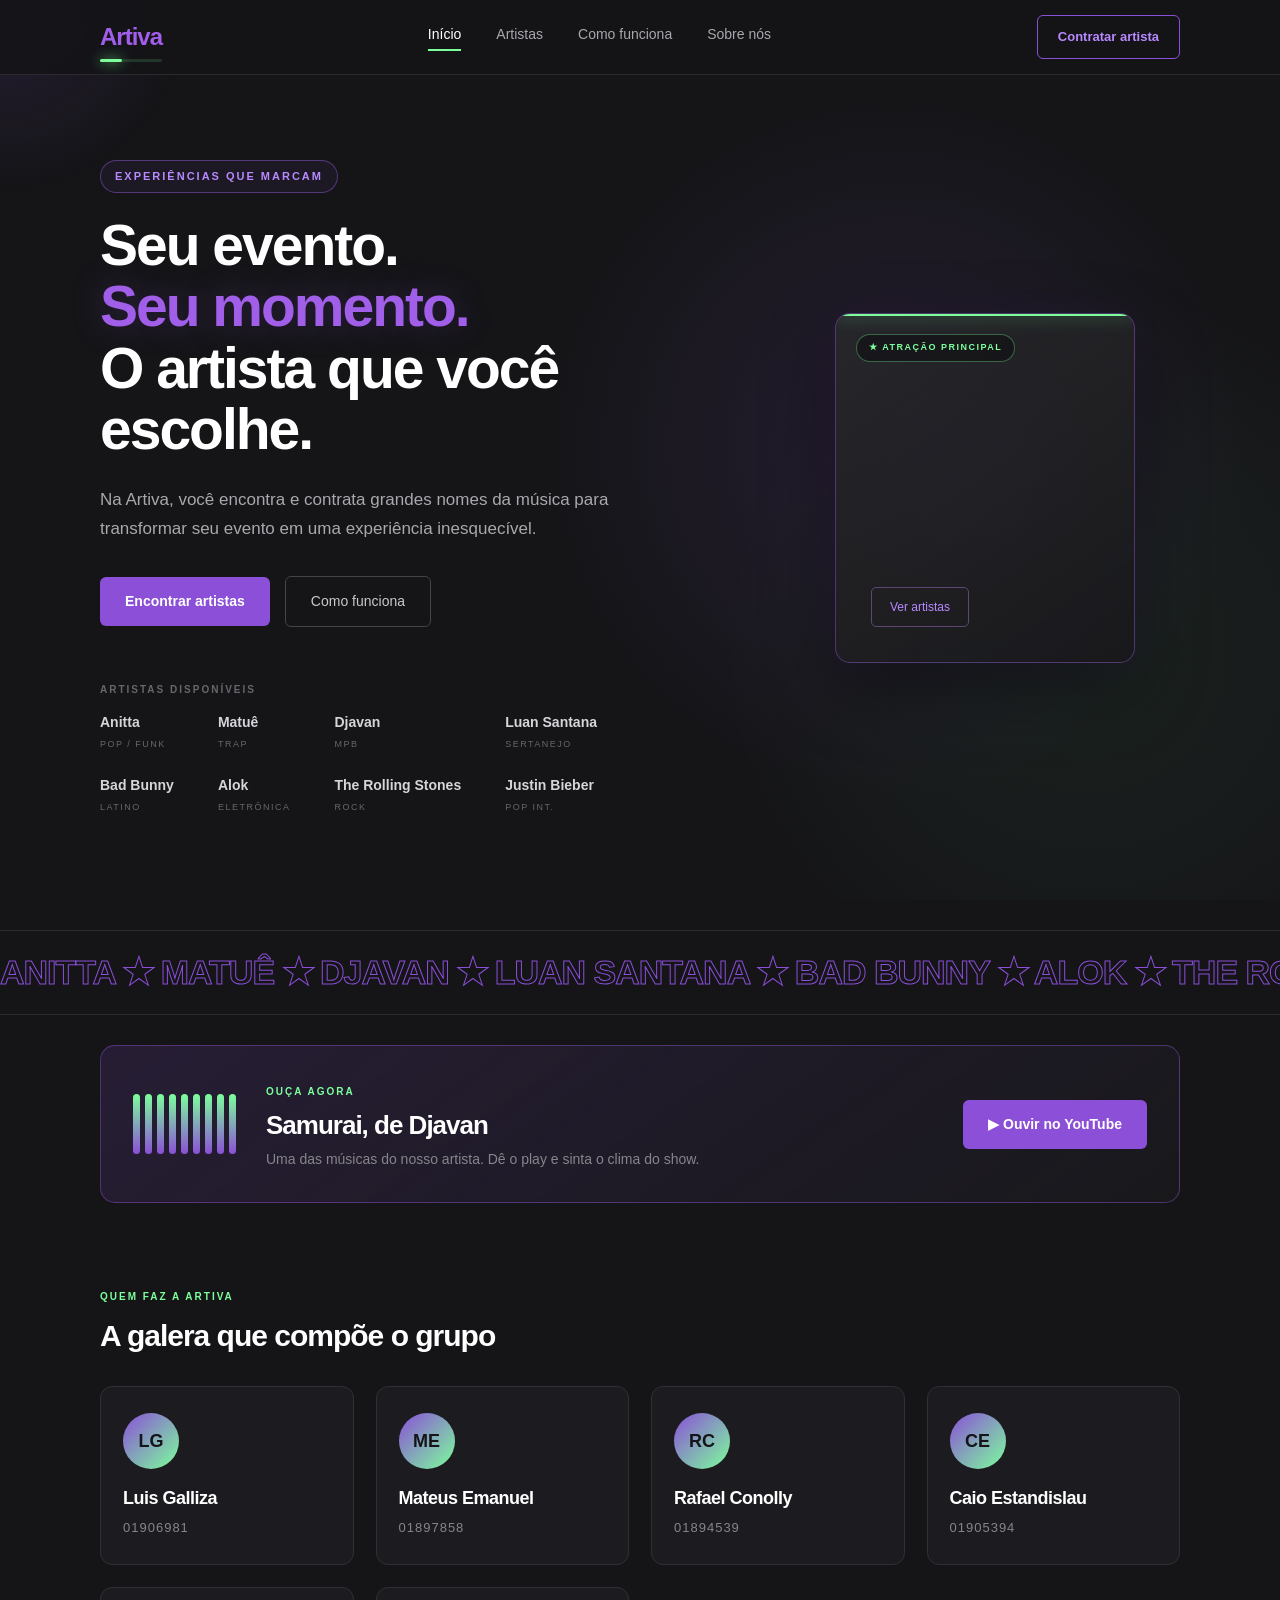
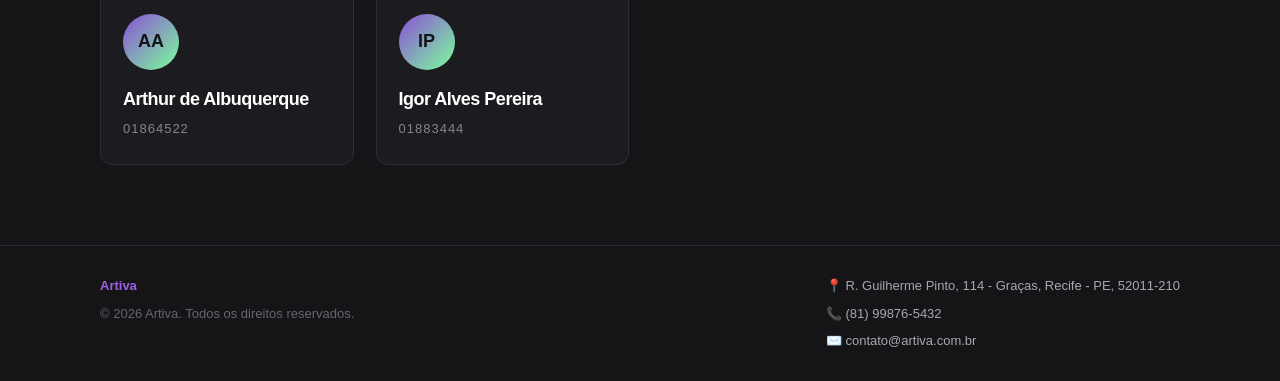
<file: index.html>
<!DOCTYPE html>
<html lang="pt-BR">
<head>
    <meta charset="UTF-8">
    <meta name="viewport" content="width=device-width, initial-scale=1.0">
    <title>Artiva | Contrate seu artista</title>
    <link rel="stylesheet" href="css.css">
</head>
<body>

    <header class="navbar">
        <a href="index.html" class="logo">Artiva</a>
        <nav class="menu">
            <a href="index.html" class="ativo">Início</a>
            <a href="artistas.html">Artistas</a>
            <a href="comoFunciona.html">Como funciona</a>
            <a href="sobreNos.html">Sobre nós</a>
        </nav>
        <a href="contratar.html" class="btn-contratar">Contratar artista</a>
    </header>

    <main>
        <section class="inicio">

            <div class="conteudo-inicio">
                <span class="tag">EXPERIÊNCIAS QUE MARCAM</span>

                <h1>
                    Seu evento.
                    <span>Seu momento.</span><br>
                    O artista que você escolhe.
                </h1>

                <p>
                    Na Artiva, você encontra e contrata grandes nomes
                    da música para transformar seu evento em uma
                    experiência inesquecível.
                </p>

                <div class="botoes-inicio">
                    <a href="artistas.html" class="btn-principal">Encontrar artistas</a>
                    <a href="comoFunciona.html" class="btn-secundario">Como funciona</a>
                </div>

                <div class="artistas-destaque">
                    <span>Artistas disponíveis</span>
                    <div class="nomes-artistas">
                        <a href="artistas.html" class="artista"><strong>Anitta</strong><small>POP / FUNK</small></a>
                        <a href="artistas.html" class="artista"><strong>Matuê</strong><small>TRAP</small></a>
                        <a href="artistas.html" class="artista"><strong>Djavan</strong><small>MPB</small></a>
                        <a href="artistas.html" class="artista"><strong>Luan Santana</strong><small>SERTANEJO</small></a>
                        <a href="artistas.html" class="artista"><strong>Bad Bunny</strong><small>LATINO</small></a>
                        <a href="artistas.html" class="artista"><strong>Alok</strong><small>ELETRÔNICA</small></a>
                        <a href="artistas.html" class="artista"><strong>The Rolling Stones</strong><small>ROCK</small></a>
                        <a href="artistas.html" class="artista"><strong>Justin Bieber</strong><small>POP INT.</small></a>
                    </div>
                </div>
            </div>

            <div class="destaque-artista">
                <div class="circulo-roxo"></div>
                <div class="card-artista">
                    <div class="slide">
                        <img class="foto-card" src="Fotos/djavan.jpg" alt="Djavan">
                        <div class="veu"></div>
                        <h2>Djavan</h2>
                        <p>Elegância e emoção para momentos que merecem ser únicos.</p>
                    </div>
                    <div class="slide">
                        <img class="foto-card" src="Fotos/theRollingStones.jpg" alt="The Rolling Stones">
                        <div class="veu"></div>
                        <h2>The Rolling Stones</h2>
                        <p>Uma lenda do rock para uma noite que ninguém esquece.</p>
                    </div>
                    <div class="slide">
                        <img class="foto-card" src="Fotos/justinBieber.jpg" alt="Justin Bieber">
                        <div class="veu"></div>
                        <h2>Justin Bieber</h2>
                        <p>Uma experiência internacional para eventos de grande porte.</p>
                    </div>
                    <div class="badge">★ ATRAÇÃO PRINCIPAL</div>
                    <a href="artistas.html" class="btn-card">Ver artistas</a>
                </div>
            </div>

        </section>

        <div class="faixa"><div class="faixa-trilho"><span>ANITTA ★ MATUÊ ★ DJAVAN ★ LUAN SANTANA ★ BAD BUNNY ★ ALOK ★ THE ROLLING STONES ★ JUSTIN BIEBER ★ ANITTA ★ MATUÊ ★ DJAVAN ★ LUAN SANTANA ★ BAD BUNNY ★ ALOK ★ THE ROLLING STONES ★ JUSTIN BIEBER ★ </span><span>ANITTA ★ MATUÊ ★ DJAVAN ★ LUAN SANTANA ★ BAD BUNNY ★ ALOK ★ THE ROLLING STONES ★ JUSTIN BIEBER ★ ANITTA ★ MATUÊ ★ DJAVAN ★ LUAN SANTANA ★ BAD BUNNY ★ ALOK ★ THE ROLLING STONES ★ JUSTIN BIEBER ★ </span></div></div>

        <section class="musica">
            <div class="equalizador"><i style="--d:0s"></i><i style="--d:0.2s"></i><i style="--d:0.4s"></i><i style="--d:0.1s"></i><i style="--d:0.5s"></i><i style="--d:0.3s"></i><i style="--d:0.15s"></i><i style="--d:0.45s"></i><i style="--d:0.25s"></i></div>
            <div class="texto">
                <small>OUÇA AGORA</small>
                <h3>Samurai, de Djavan</h3>
                <p>Uma das músicas do nosso artista. Dê o play e sinta o clima do show.</p>
            </div>
            <a href="https://youtu.be/3-qwqrQXsXQ?si=JKWwk3VmMZm8Jl4V" target="_blank" rel="noopener" class="btn-principal">▶ Ouvir no YouTube</a>
        </section>

        <section class="equipe">
            <div class="equipe-topo">
                <small>QUEM FAZ A ARTIVA</small>
                <h2>A galera que compõe o grupo</h2>
            </div>
            <div class="socios">
                <div class="socio">
                    <div class="avatar">LG</div>
                    <h3>Luis Galliza</h3>
                    <span>01906981</span>
                </div>
                <div class="socio">
                    <div class="avatar">ME</div>
                    <h3>Mateus Emanuel</h3>
                    <span>01897858</span>
                </div>
                <div class="socio">
                    <div class="avatar">RC</div>
                    <h3>Rafael Conolly</h3>
                    <span>01894539</span>
                </div>
                <div class="socio">
                    <div class="avatar">CE</div>
                    <h3>Caio Estandislau</h3>
                    <span>01905394</span>
                </div>
                <div class="socio">
                    <div class="avatar">AA</div>
                    <h3>Arthur de Albuquerque</h3>
                    <span>01864522</span>
                </div>
                <div class="socio">
                    <div class="avatar">IP</div>
                    <h3>Igor Alves Pereira</h3>
                    <span>01883444</span>
                </div>
            </div>
        </section>
    </main>

    <footer class="rodape">
        <div class="rodape-info">
            <strong>Artiva</strong>
            <span>© 2026 Artiva. Todos os direitos reservados.</span>
        </div>
        <div class="rodape-info">
            <span>📍 <a href="https://www.google.com/maps/search/?api=1&query=R.+Guilherme+Pinto,+114+-+Gra%C3%A7as,+Recife+-+PE,+52011-210" target="_blank" rel="noopener">R. Guilherme Pinto, 114 - Graças, Recife - PE, 52011-210</a></span>
            <span>📞 <a href="tel:+5581998765432">(81) 99876-5432</a></span>
            <span>✉️ <a href="mailto:contato@artiva.com.br">contato@artiva.com.br</a></span>
        </div>
    </footer>

    <script src="script.js"></script>

</body>
</html>
</file>
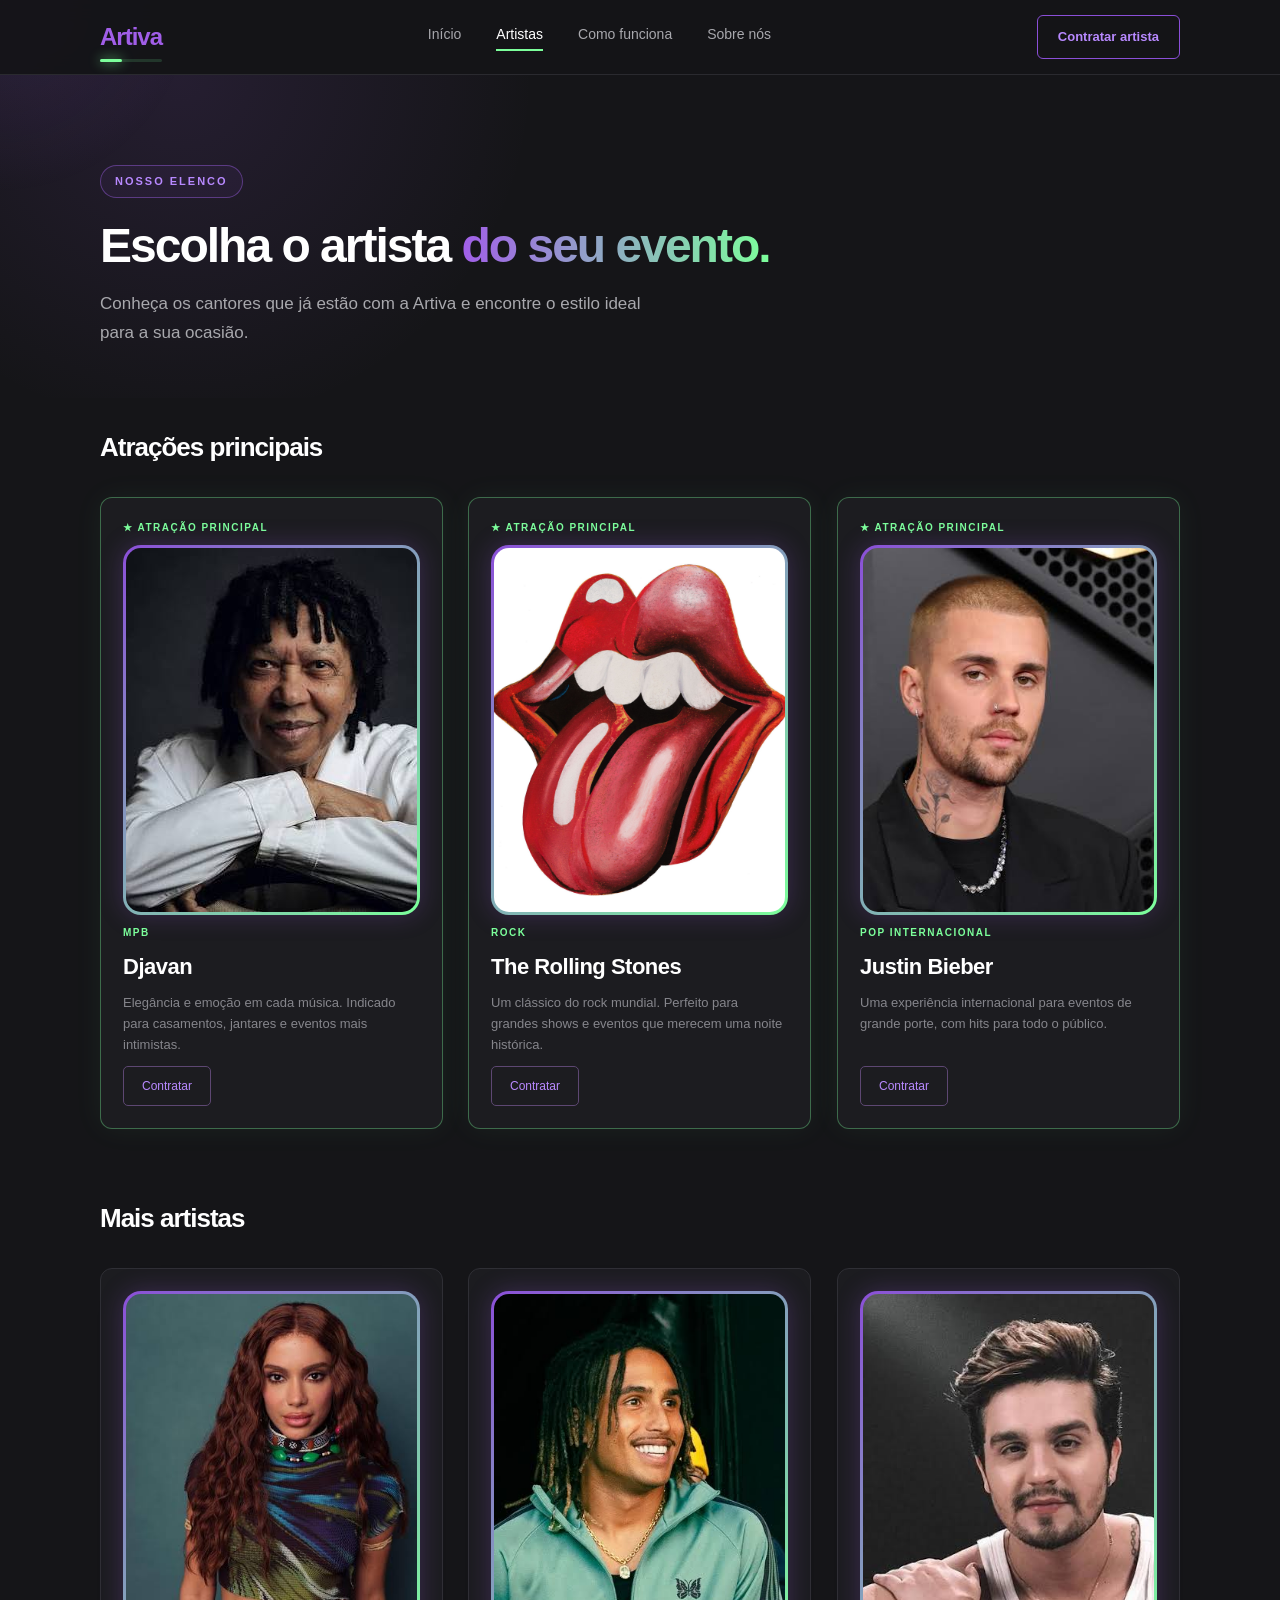
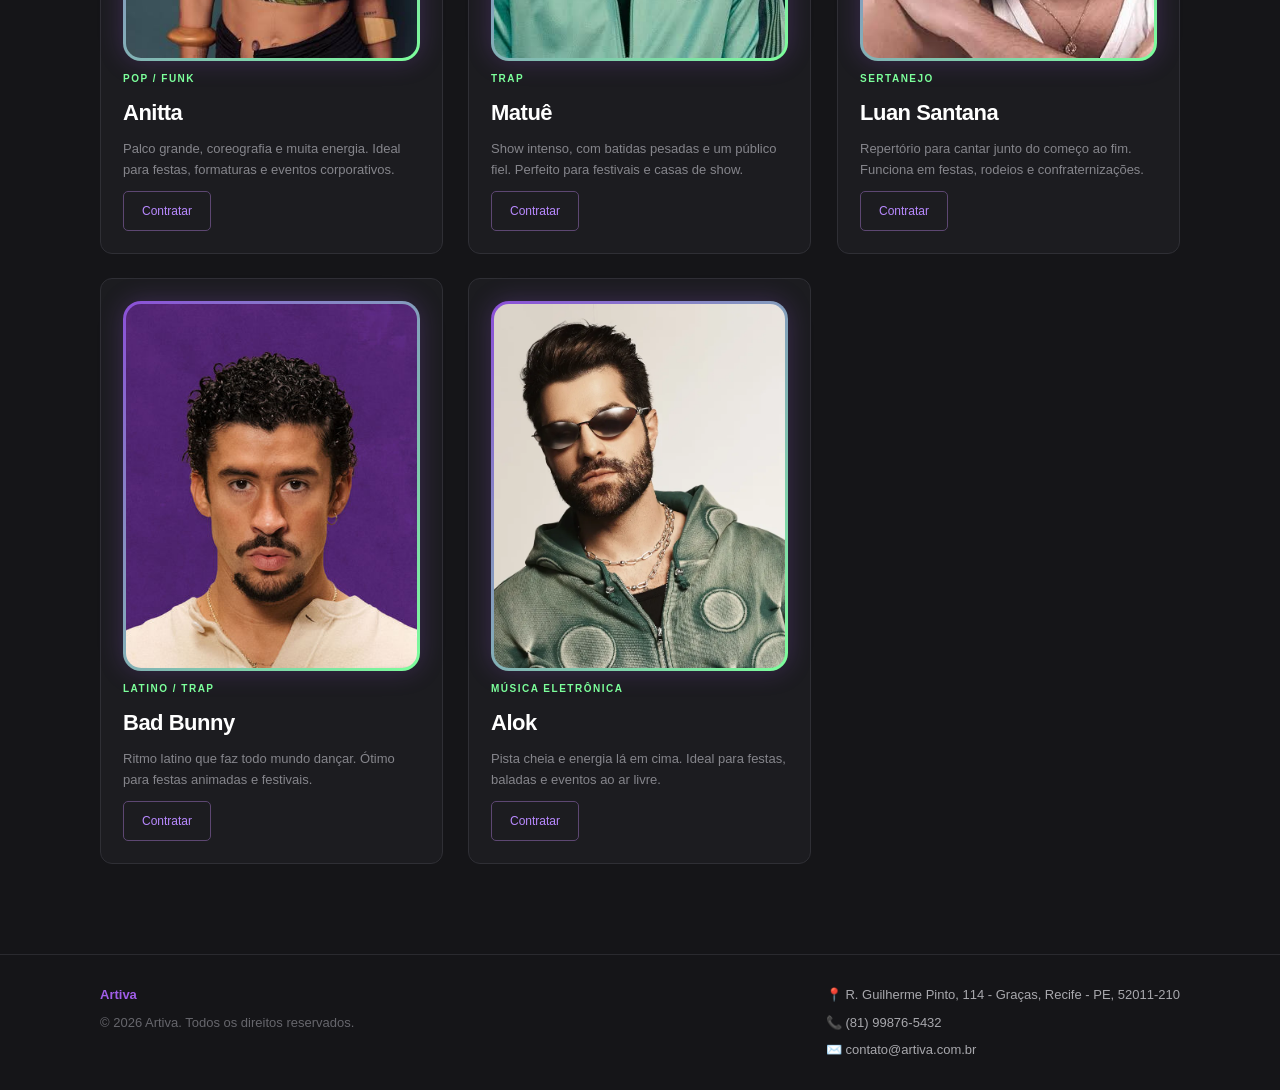
<file: artistas.html>
<!DOCTYPE html>
<html lang="pt-BR">
<head>
    <meta charset="UTF-8">
    <meta name="viewport" content="width=device-width, initial-scale=1.0">
    <title>Artistas | Artiva</title>
    <link rel="stylesheet" href="css.css">
</head>
<body>

    <header class="navbar">
        <a href="index.html" class="logo">Artiva</a>
        <nav class="menu">
            <a href="index.html">Início</a>
            <a href="artistas.html" class="ativo">Artistas</a>
            <a href="comoFunciona.html">Como funciona</a>
            <a href="sobreNos.html">Sobre nós</a>
        </nav>
        <a href="contratar.html" class="btn-contratar">Contratar artista</a>
    </header>

    <main>
        <section class="topo-pagina">
            <span class="tag">NOSSO ELENCO</span>
            <h1>Escolha o artista <span>do seu evento.</span></h1>
            <p>Conheça os cantores que já estão com a Artiva e encontre o estilo ideal para a sua ocasião.</p>
        </section>

        <h2 class="titulo-secao">Atrações principais</h2>
        <section class="grade-artistas principais">
            <article data-tema="djavan" class="card-lista principal">
                <span class="selo">★ ATRAÇÃO PRINCIPAL</span>
                <div class="moldura"><img class="foto" src="Fotos/djavan.jpg" alt="Djavan"></div>
                <small>MPB</small>
                <h3>Djavan</h3>
                <p>Elegância e emoção em cada música. Indicado para casamentos, jantares e eventos mais intimistas.</p>
                <a href="contratar.html?artista=djavan" class="btn-card">Contratar</a>
            </article>
            <article data-tema="stones" class="card-lista principal">
                <span class="selo">★ ATRAÇÃO PRINCIPAL</span>
                <div class="moldura"><img class="foto" src="Fotos/theRollingStones.jpg" alt="The Rolling Stones"></div>
                <small>ROCK</small>
                <h3>The Rolling Stones</h3>
                <p>Um clássico do rock mundial. Perfeito para grandes shows e eventos que merecem uma noite histórica.</p>
                <a href="contratar.html?artista=stones" class="btn-card">Contratar</a>
            </article>
            <article data-tema="bieber" class="card-lista principal">
                <span class="selo">★ ATRAÇÃO PRINCIPAL</span>
                <div class="moldura"><img class="foto" src="Fotos/justinBieber.jpg" alt="Justin Bieber"></div>
                <small>POP INTERNACIONAL</small>
                <h3>Justin Bieber</h3>
                <p>Uma experiência internacional para eventos de grande porte, com hits para todo o público.</p>
                <a href="contratar.html?artista=bieber" class="btn-card">Contratar</a>
            </article>
        </section>

        <h2 class="titulo-secao">Mais artistas</h2>
        <section class="grade-artistas">
            <article data-tema="anitta" class="card-lista">
                <div class="moldura"><img class="foto" src="Fotos/anitta.jpg" alt="Anitta"></div>
                <small>POP / FUNK</small>
                <h3>Anitta</h3>
                <p>Palco grande, coreografia e muita energia. Ideal para festas, formaturas e eventos corporativos.</p>
                <a href="contratar.html?artista=anitta" class="btn-card">Contratar</a>
            </article>
            <article data-tema="matue" class="card-lista">
                <div class="moldura"><img class="foto" src="Fotos/matue.jpg" alt="Matuê"></div>
                <small>TRAP</small>
                <h3>Matuê</h3>
                <p>Show intenso, com batidas pesadas e um público fiel. Perfeito para festivais e casas de show.</p>
                <a href="contratar.html?artista=matue" class="btn-card">Contratar</a>
            </article>
            <article data-tema="luan" class="card-lista">
                <div class="moldura"><img class="foto" src="Fotos/luanSantana.jpg" alt="Luan Santana"></div>
                <small>SERTANEJO</small>
                <h3>Luan Santana</h3>
                <p>Repertório para cantar junto do começo ao fim. Funciona em festas, rodeios e confraternizações.</p>
                <a href="contratar.html?artista=luan" class="btn-card">Contratar</a>
            </article>
            <article data-tema="bunny" class="card-lista">
                <div class="moldura"><img class="foto" src="Fotos/badBunny.jpg" alt="Bad Bunny"></div>
                <small>LATINO / TRAP</small>
                <h3>Bad Bunny</h3>
                <p>Ritmo latino que faz todo mundo dançar. Ótimo para festas animadas e festivais.</p>
                <a href="contratar.html?artista=bunny" class="btn-card">Contratar</a>
            </article>
            <article data-tema="alok" class="card-lista">
                <div class="moldura"><img class="foto" src="Fotos/alok.webp" alt="Alok"></div>
                <small>MÚSICA ELETRÔNICA</small>
                <h3>Alok</h3>
                <p>Pista cheia e energia lá em cima. Ideal para festas, baladas e eventos ao ar livre.</p>
                <a href="contratar.html?artista=alok" class="btn-card">Contratar</a>
            </article>
        </section>
    </main>

    <footer class="rodape">
        <div class="rodape-info">
            <strong>Artiva</strong>
            <span>© 2026 Artiva. Todos os direitos reservados.</span>
        </div>
        <div class="rodape-info">
            <span>📍 <a href="https://www.google.com/maps/search/?api=1&query=R.+Guilherme+Pinto,+114+-+Gra%C3%A7as,+Recife+-+PE,+52011-210" target="_blank" rel="noopener">R. Guilherme Pinto, 114 - Graças, Recife - PE, 52011-210</a></span>
            <span>📞 <a href="tel:+5581998765432">(81) 99876-5432</a></span>
            <span>✉️ <a href="mailto:contato@artiva.com.br">contato@artiva.com.br</a></span>
        </div>
    </footer>

    <script src="script.js"></script>

</body>
</html>
</file>
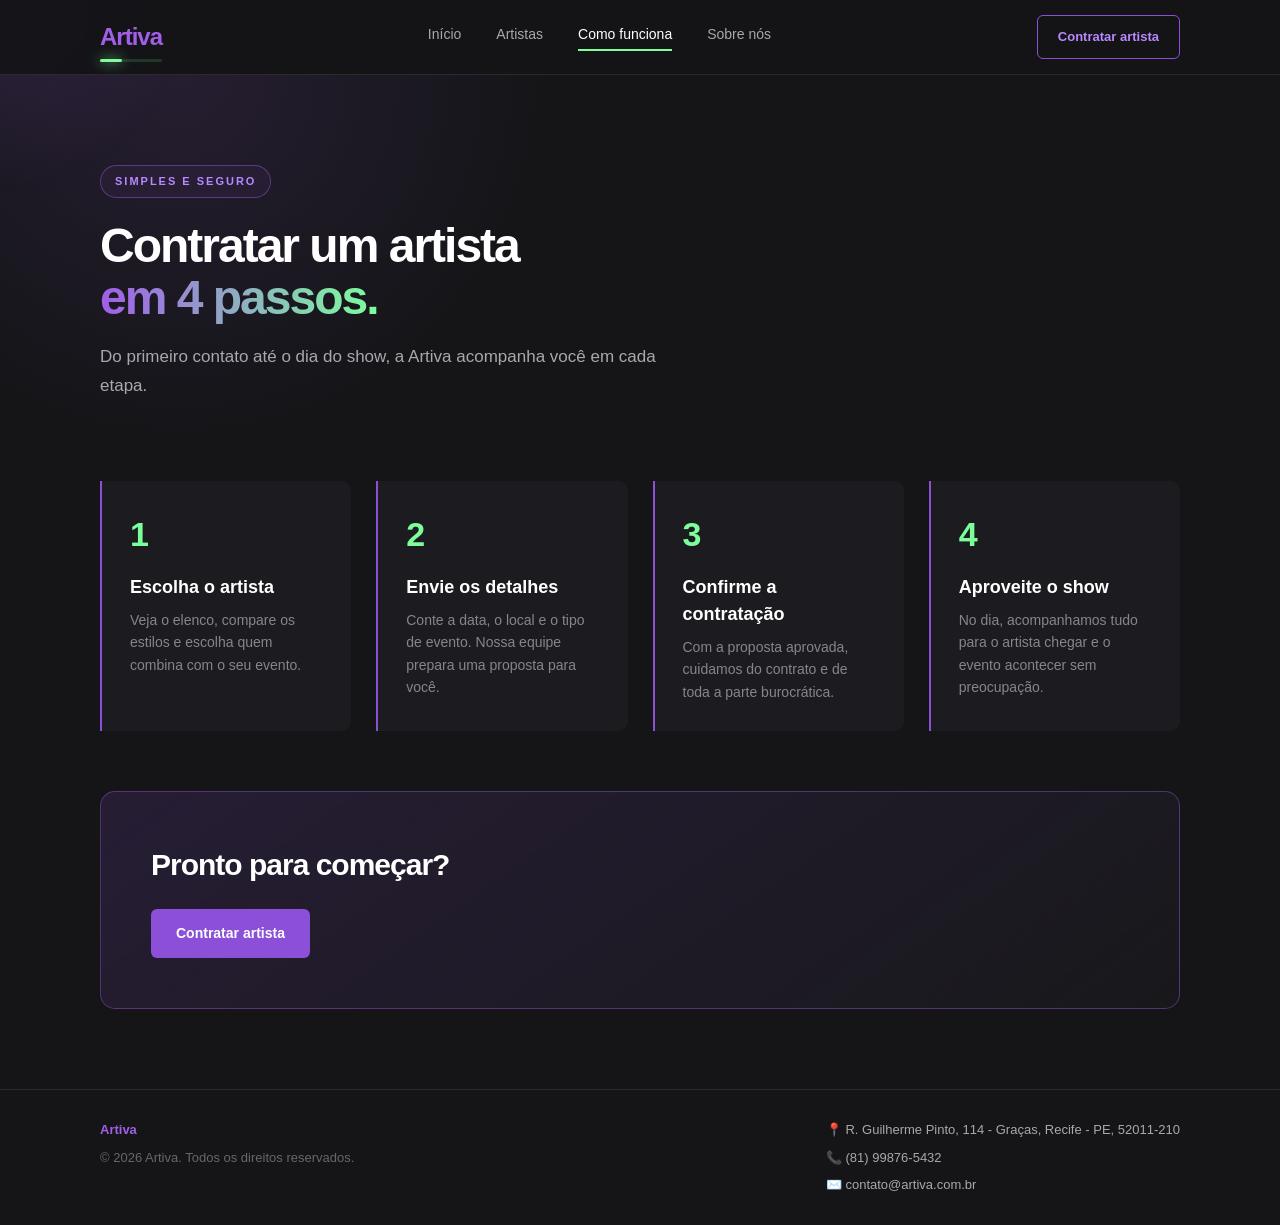
<file: comoFunciona.html>
<!DOCTYPE html>
<html lang="pt-BR">
<head>
    <meta charset="UTF-8">
    <meta name="viewport" content="width=device-width, initial-scale=1.0">
    <title>Como funciona | Artiva</title>
    <link rel="stylesheet" href="css.css">
</head>
<body>

    <header class="navbar">
        <a href="index.html" class="logo">Artiva</a>
        <nav class="menu">
            <a href="index.html">Início</a>
            <a href="artistas.html">Artistas</a>
            <a href="comoFunciona.html" class="ativo">Como funciona</a>
            <a href="sobreNos.html">Sobre nós</a>
        </nav>
        <a href="contratar.html" class="btn-contratar">Contratar artista</a>
    </header>

    <main>
        <section class="topo-pagina">
            <span class="tag">SIMPLES E SEGURO</span>
            <h1>Contratar um artista <span class="pulsa">em 4 passos.</span></h1>
            <p>Do primeiro contato até o dia do show, a Artiva acompanha você em cada etapa.</p>
        </section>

        <section class="passos">
            <div class="passo">
                <div class="numero">1</div>
                <h3>Escolha o artista</h3>
                <p>Veja o elenco, compare os estilos e escolha quem combina com o seu evento.</p>
            </div>
            <div class="passo">
                <div class="numero">2</div>
                <h3>Envie os detalhes</h3>
                <p>Conte a data, o local e o tipo de evento. Nossa equipe prepara uma proposta para você.</p>
            </div>
            <div class="passo">
                <div class="numero">3</div>
                <h3>Confirme a contratação</h3>
                <p>Com a proposta aprovada, cuidamos do contrato e de toda a parte burocrática.</p>
            </div>
            <div class="passo">
                <div class="numero">4</div>
                <h3>Aproveite o show</h3>
                <p>No dia, acompanhamos tudo para o artista chegar e o evento acontecer sem preocupação.</p>
            </div>
        </section>

        <section class="chamada">
            <h2>Pronto para começar?</h2>
            <a href="contratar.html" class="btn-principal">Contratar artista</a>
        </section>
    </main>

    <footer class="rodape">
        <div class="rodape-info">
            <strong>Artiva</strong>
            <span>© 2026 Artiva. Todos os direitos reservados.</span>
        </div>
        <div class="rodape-info">
            <span>📍 <a href="https://www.google.com/maps/search/?api=1&query=R.+Guilherme+Pinto,+114+-+Gra%C3%A7as,+Recife+-+PE,+52011-210" target="_blank" rel="noopener">R. Guilherme Pinto, 114 - Graças, Recife - PE, 52011-210</a></span>
            <span>📞 <a href="tel:+5581998765432">(81) 99876-5432</a></span>
            <span>✉️ <a href="mailto:contato@artiva.com.br">contato@artiva.com.br</a></span>
        </div>
    </footer>

    <script src="script.js"></script>

</body>
</html>
</file>
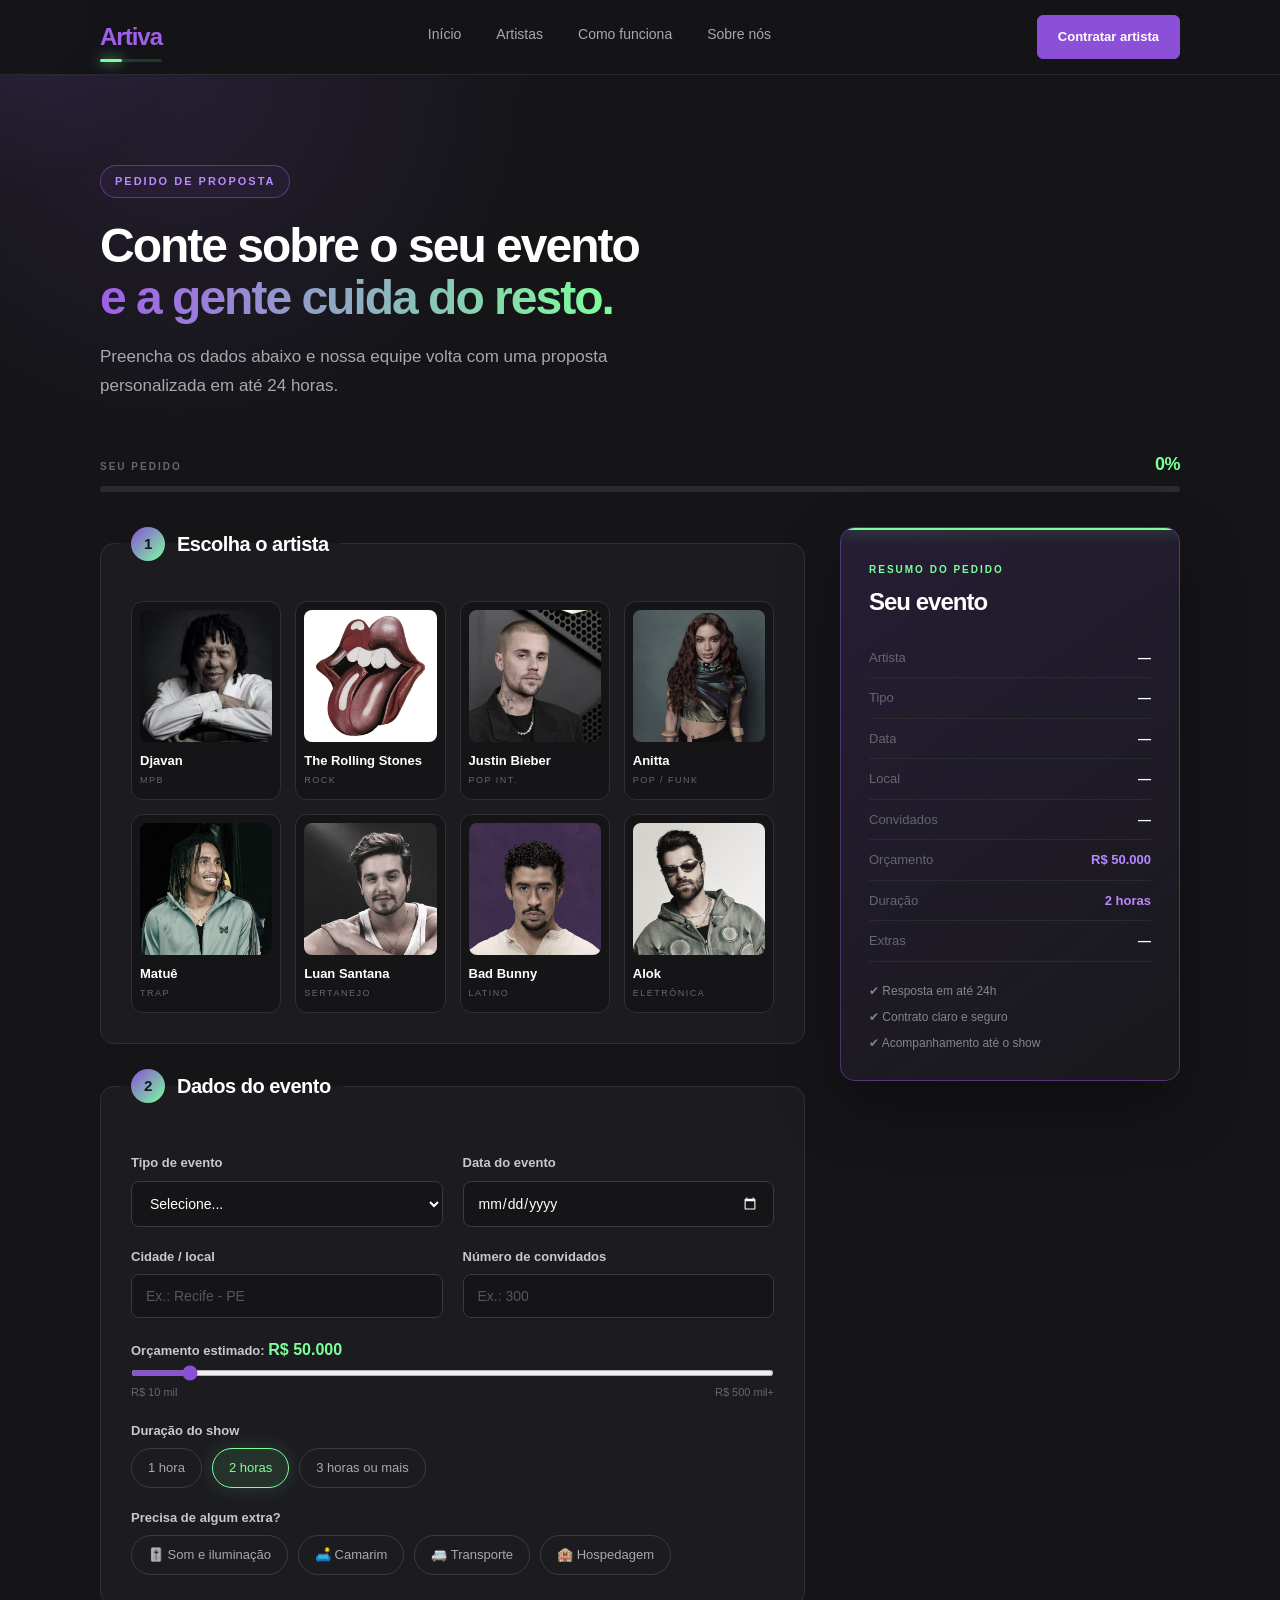
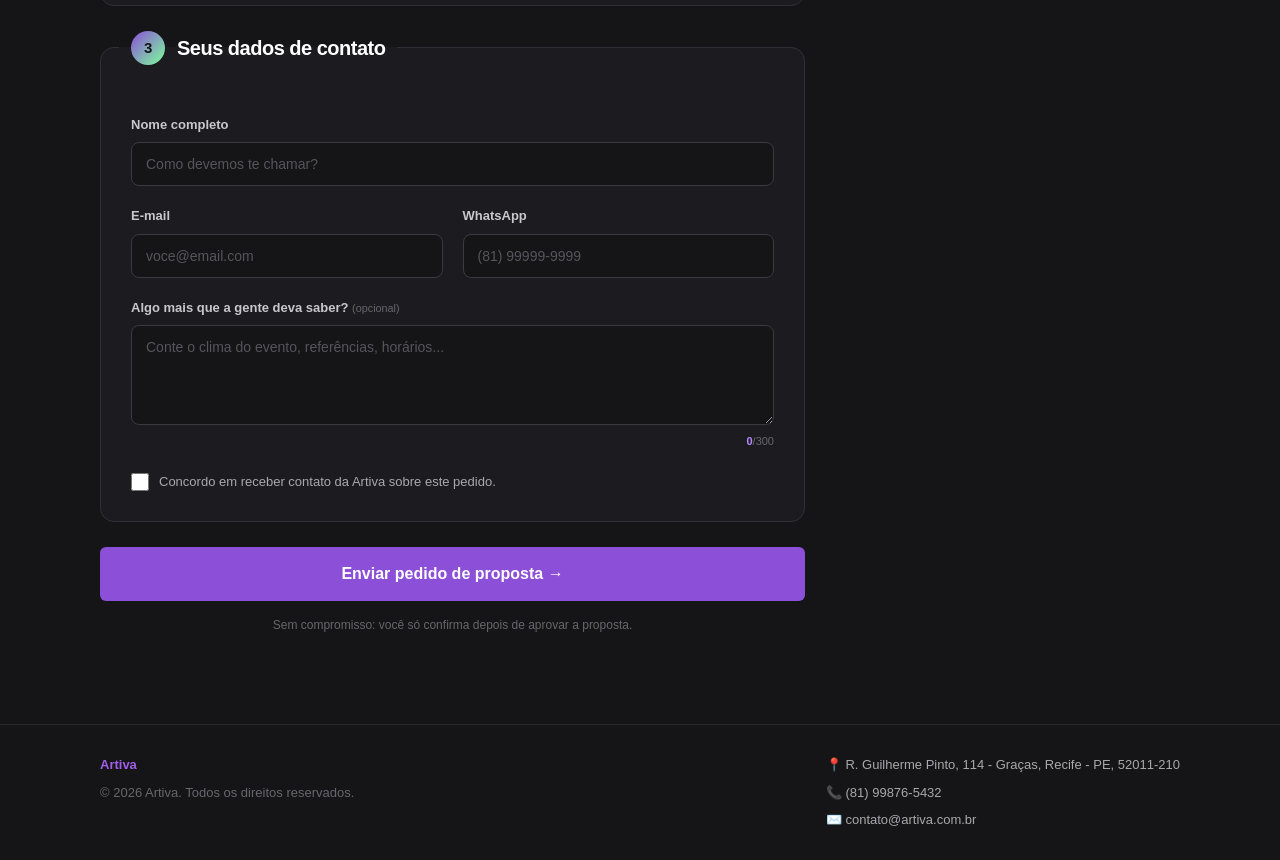
<file: contratar.html>
<!DOCTYPE html>
<html lang="pt-BR">
<head>
    <meta charset="UTF-8">
    <meta name="viewport" content="width=device-width, initial-scale=1.0">
    <title>Contratar artista | Artiva</title>
    <link rel="stylesheet" href="css.css">
</head>
<body>

    <header class="navbar">
        <a href="index.html" class="logo">Artiva</a>
        <nav class="menu">
            <a href="index.html">Início</a>
            <a href="artistas.html">Artistas</a>
            <a href="comoFunciona.html">Como funciona</a>
            <a href="sobreNos.html">Sobre nós</a>
        </nav>
        <a href="contratar.html" class="btn-contratar ativo-btn">Contratar artista</a>
    </header>

    <main>
        <section class="topo-pagina">
            <span class="tag">PEDIDO DE PROPOSTA</span>
            <h1>Conte sobre o seu evento <span class="pulsa">e a gente cuida do resto.</span></h1>
            <p>Preencha os dados abaixo e nossa equipe volta com uma proposta personalizada em até 24 horas.</p>
        </section>

        <div class="progresso">
            <div class="progresso-info">
                <span>SEU PEDIDO</span>
                <strong id="pct">0%</strong>
            </div>
            <div class="progresso-trilho"><div class="progresso-barra" id="barra"></div></div>
        </div>

        <div class="layout-contratar" id="area-form">

            <form id="form-contratar" class="formulario" novalidate>

                <!-- PASSO 1 -->
                <fieldset class="etapa">
                    <legend><span class="etapa-num">1</span> Escolha o artista</legend>
                    <div class="grade-opcoes">
                        <label class="opcao-artista">
                            <input type="radio" name="artista" value="Djavan" data-id="djavan" required>
                            <span class="opcao-card"><img src="Fotos/djavan.jpg" alt=""><strong>Djavan</strong><small>MPB</small></span>
                        </label>
                        <label class="opcao-artista">
                            <input type="radio" name="artista" value="The Rolling Stones" data-id="stones">
                            <span class="opcao-card"><img src="Fotos/theRollingStones.jpg" alt=""><strong>The Rolling Stones</strong><small>ROCK</small></span>
                        </label>
                        <label class="opcao-artista">
                            <input type="radio" name="artista" value="Justin Bieber" data-id="bieber">
                            <span class="opcao-card"><img src="Fotos/justinBieber.jpg" alt=""><strong>Justin Bieber</strong><small>POP INT.</small></span>
                        </label>
                        <label class="opcao-artista">
                            <input type="radio" name="artista" value="Anitta" data-id="anitta">
                            <span class="opcao-card"><img src="Fotos/anitta.jpg" alt=""><strong>Anitta</strong><small>POP / FUNK</small></span>
                        </label>
                        <label class="opcao-artista">
                            <input type="radio" name="artista" value="Matuê" data-id="matue">
                            <span class="opcao-card"><img src="Fotos/matue.jpg" alt=""><strong>Matuê</strong><small>TRAP</small></span>
                        </label>
                        <label class="opcao-artista">
                            <input type="radio" name="artista" value="Luan Santana" data-id="luan">
                            <span class="opcao-card"><img src="Fotos/luanSantana.jpg" alt=""><strong>Luan Santana</strong><small>SERTANEJO</small></span>
                        </label>
                        <label class="opcao-artista">
                            <input type="radio" name="artista" value="Bad Bunny" data-id="bunny">
                            <span class="opcao-card"><img src="Fotos/badBunny.jpg" alt=""><strong>Bad Bunny</strong><small>LATINO</small></span>
                        </label>
                        <label class="opcao-artista">
                            <input type="radio" name="artista" value="Alok" data-id="alok">
                            <span class="opcao-card"><img src="Fotos/alok.webp" alt=""><strong>Alok</strong><small>ELETRÔNICA</small></span>
                        </label>
                    </div>
                    <p class="erro-grupo">Escolha um artista para continuar.</p>
                </fieldset>

                <!-- PASSO 2 -->
                <fieldset class="etapa">
                    <legend><span class="etapa-num">2</span> Dados do evento</legend>

                    <div class="linha">
                        <div class="campo">
                            <label for="tipo">Tipo de evento</label>
                            <select id="tipo" name="tipo" required>
                                <option value="">Selecione...</option>
                                <option>Casamento</option>
                                <option>Formatura</option>
                                <option>Aniversário</option>
                                <option>Evento corporativo</option>
                                <option>Festival</option>
                                <option>Casa de show</option>
                                <option>Outro</option>
                            </select>
                        </div>
                        <div class="campo">
                            <label for="data">Data do evento</label>
                            <input type="date" id="data" name="data" required>
                        </div>
                    </div>

                    <div class="linha">
                        <div class="campo">
                            <label for="cidade">Cidade / local</label>
                            <input type="text" id="cidade" name="cidade" placeholder="Ex.: Recife - PE" required>
                        </div>
                        <div class="campo">
                            <label for="convidados">Número de convidados</label>
                            <input type="number" id="convidados" name="convidados" min="10" placeholder="Ex.: 300" required>
                        </div>
                    </div>

                    <div class="campo">
                        <label for="orcamento">Orçamento estimado: <output id="orcamento-valor">R$ 50.000</output></label>
                        <input type="range" id="orcamento" name="orcamento" min="10000" max="500000" step="5000" value="50000">
                        <div class="escala"><span>R$ 10 mil</span><span>R$ 500 mil+</span></div>
                    </div>

                    <div class="campo">
                        <label>Duração do show</label>
                        <div class="chips">
                            <label class="chip"><input type="radio" name="duracao" value="1 hora"><span>1 hora</span></label>
                            <label class="chip"><input type="radio" name="duracao" value="2 horas" checked><span>2 horas</span></label>
                            <label class="chip"><input type="radio" name="duracao" value="3 horas ou mais"><span>3 horas ou mais</span></label>
                        </div>
                    </div>

                    <div class="campo">
                        <label>Precisa de algum extra?</label>
                        <div class="chips">
                            <label class="chip"><input type="checkbox" name="extras" value="Som e iluminação"><span>🎚️ Som e iluminação</span></label>
                            <label class="chip"><input type="checkbox" name="extras" value="Camarim"><span>🛋️ Camarim</span></label>
                            <label class="chip"><input type="checkbox" name="extras" value="Transporte"><span>🚐 Transporte</span></label>
                            <label class="chip"><input type="checkbox" name="extras" value="Hospedagem"><span>🏨 Hospedagem</span></label>
                        </div>
                    </div>
                </fieldset>

                <!-- PASSO 3 -->
                <fieldset class="etapa">
                    <legend><span class="etapa-num">3</span> Seus dados de contato</legend>

                    <div class="campo">
                        <label for="nome">Nome completo</label>
                        <input type="text" id="nome" name="nome" placeholder="Como devemos te chamar?" required>
                    </div>

                    <div class="linha">
                        <div class="campo">
                            <label for="email">E-mail</label>
                            <input type="email" id="email" name="email" placeholder="voce@email.com" required>
                        </div>
                        <div class="campo">
                            <label for="telefone">WhatsApp</label>
                            <input type="tel" id="telefone" name="telefone" placeholder="(81) 99999-9999" minlength="14" required>
                        </div>
                    </div>

                    <div class="campo">
                        <label for="mensagem">Algo mais que a gente deva saber? <small>(opcional)</small></label>
                        <textarea id="mensagem" name="mensagem" rows="4" maxlength="300" placeholder="Conte o clima do evento, referências, horários..."></textarea>
                        <span class="contagem"><b id="contagem">0</b>/300</span>
                    </div>

                    <label class="termos">
                        <input type="checkbox" name="termos" required>
                        <span>Concordo em receber contato da Artiva sobre este pedido.</span>
                    </label>
                </fieldset>

                <button type="submit" class="btn-principal btn-enviar">Enviar pedido de proposta →</button>
                <p class="aviso-form">Sem compromisso: você só confirma depois de aprovar a proposta.</p>
            </form>

            <!-- RESUMO AO VIVO -->
            <aside class="resumo">
                <small>RESUMO DO PEDIDO</small>
                <h3>Seu evento</h3>
                <dl>
                    <div><dt>Artista</dt><dd id="r-artista">—</dd></div>
                    <div><dt>Tipo</dt><dd id="r-tipo">—</dd></div>
                    <div><dt>Data</dt><dd id="r-data">—</dd></div>
                    <div><dt>Local</dt><dd id="r-cidade">—</dd></div>
                    <div><dt>Convidados</dt><dd id="r-convidados">—</dd></div>
                    <div><dt>Orçamento</dt><dd id="r-orcamento">—</dd></div>
                    <div><dt>Duração</dt><dd id="r-duracao">—</dd></div>
                    <div><dt>Extras</dt><dd id="r-extras">—</dd></div>
                </dl>
                <div class="garantias">
                    <span>✔ Resposta em até 24h</span>
                    <span>✔ Contrato claro e seguro</span>
                    <span>✔ Acompanhamento até o show</span>
                </div>
            </aside>
        </div>

        <!-- TELA DE SUCESSO -->
        <section class="sucesso" id="sucesso" hidden>
            <div class="sucesso-icone">✓</div>
            <small>PEDIDO ENVIADO</small>
            <h2>Recebemos o seu pedido!</h2>
            <p>Nossa equipe vai analisar tudo e entrar em contato pelo WhatsApp e e-mail informados em até 24 horas.</p>
            <div class="protocolo">Protocolo: <strong id="protocolo">ART-000000</strong></div>
            <div class="sucesso-botoes">
                <a href="#" class="btn-principal" id="btn-email">Enviar cópia por e-mail</a>
                <a href="index.html" class="btn-secundario">Voltar ao início</a>
                <a href="contratar.html" class="btn-secundario">Fazer outro pedido</a>
            </div>
        </section>
    </main>

    <footer class="rodape">
        <div class="rodape-info">
            <strong>Artiva</strong>
            <span>© 2026 Artiva. Todos os direitos reservados.</span>
        </div>
        <div class="rodape-info">
            <span>📍 <a href="https://www.google.com/maps/search/?api=1&query=R.+Guilherme+Pinto,+114+-+Gra%C3%A7as,+Recife+-+PE,+52011-210" target="_blank" rel="noopener">R. Guilherme Pinto, 114 - Graças, Recife - PE, 52011-210</a></span>
            <span>📞 <a href="tel:+5581998765432">(81) 99876-5432</a></span>
            <span>✉️ <a href="mailto:contato@artiva.com.br">contato@artiva.com.br</a></span>
        </div>
    </footer>

    <script src="script.js"></script>

</body>
</html>
</file>
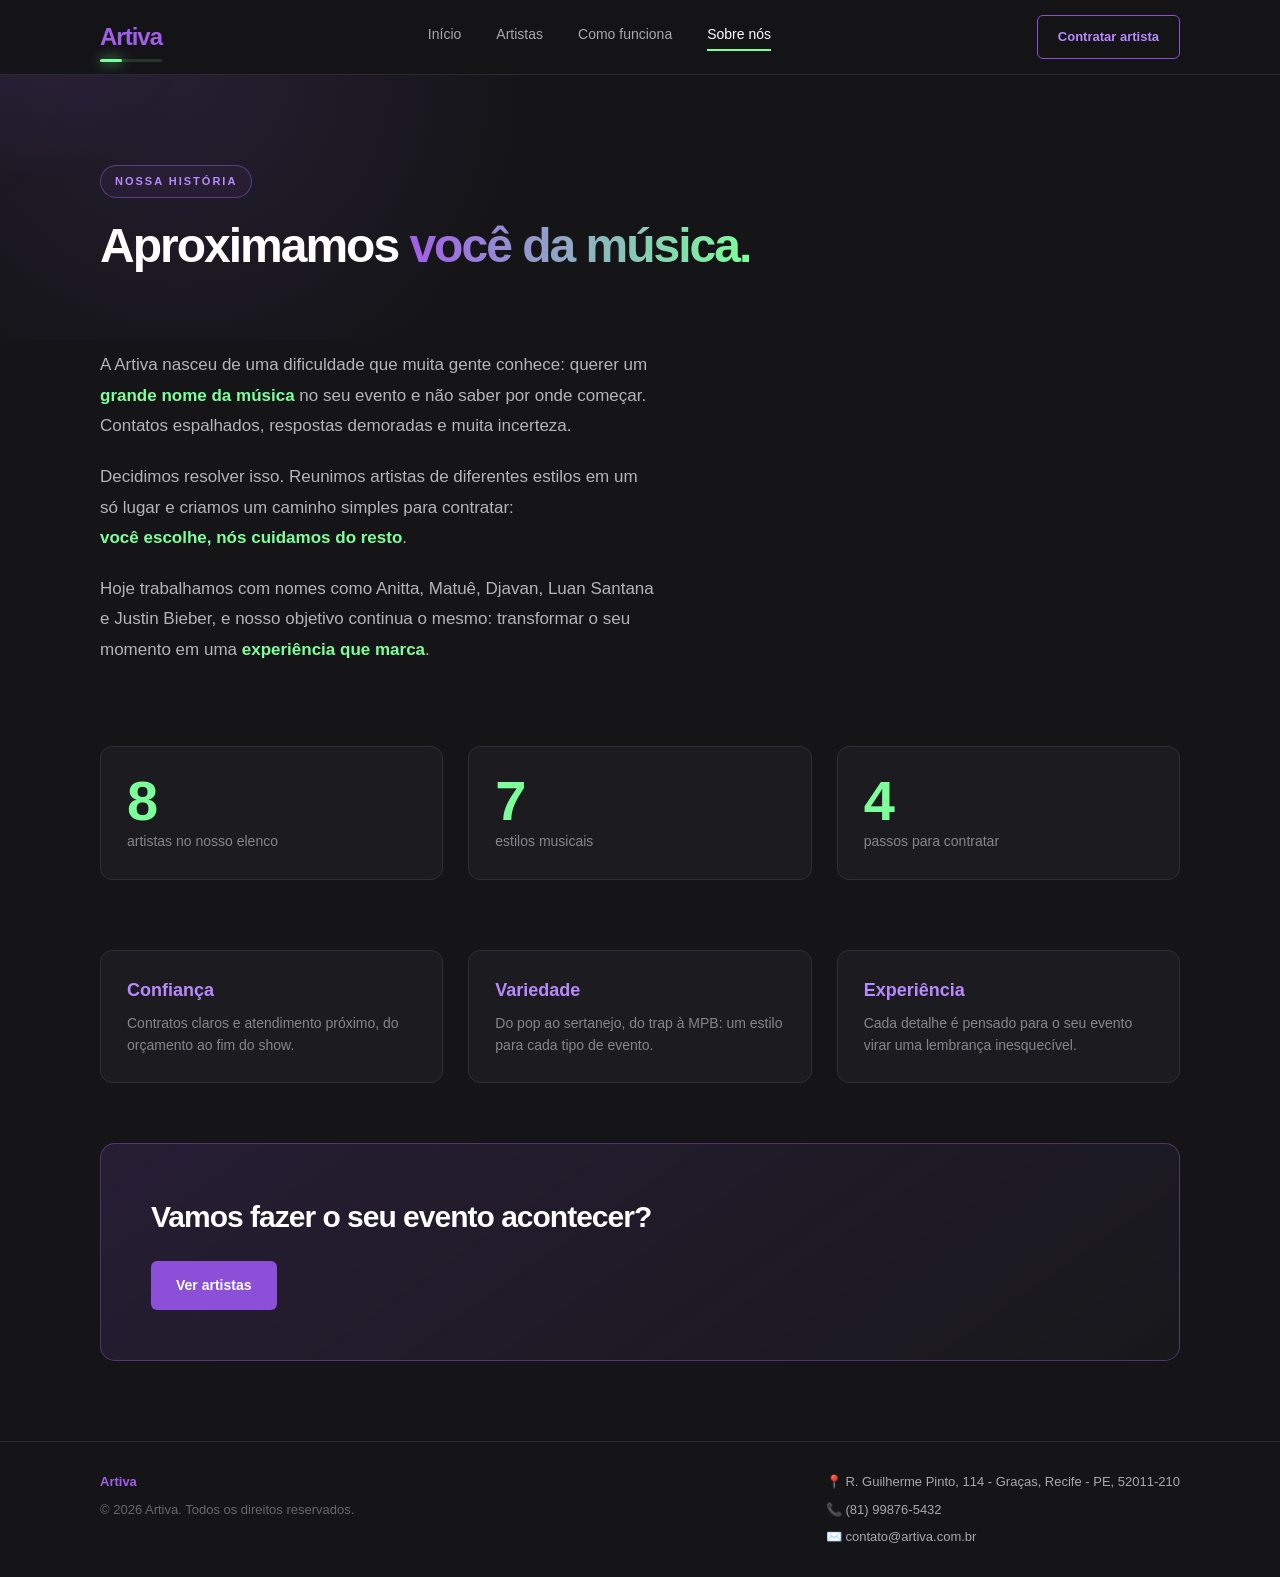
<file: sobreNos.html>
<!DOCTYPE html>
<html lang="pt-BR">
<head>
    <meta charset="UTF-8">
    <meta name="viewport" content="width=device-width, initial-scale=1.0">
    <title>Sobre nós | Artiva</title>
    <link rel="stylesheet" href="css.css">
</head>
<body>

    <header class="navbar">
        <a href="index.html" class="logo">Artiva</a>
        <nav class="menu">
            <a href="index.html">Início</a>
            <a href="artistas.html">Artistas</a>
            <a href="comoFunciona.html">Como funciona</a>
            <a href="sobreNos.html" class="ativo">Sobre nós</a>
        </nav>
        <a href="contratar.html" class="btn-contratar">Contratar artista</a>
    </header>

    <main>
        <section class="topo-pagina">
            <span class="tag">NOSSA HISTÓRIA</span>
            <h1>Aproximamos <span>você da música.</span></h1>
        </section>

        <section class="historia">
            <p>A Artiva nasceu de uma dificuldade que muita gente conhece: querer um <mark class="destaque">grande nome da música</mark> no seu evento e não saber por onde começar. Contatos espalhados, respostas demoradas e muita incerteza.</p>
            <p>Decidimos resolver isso. Reunimos artistas de diferentes estilos em um só lugar e criamos um caminho simples para contratar: <mark class="destaque">você escolhe, nós cuidamos do resto</mark>.</p>
            <p>Hoje trabalhamos com nomes como Anitta, Matuê, Djavan, Luan Santana e Justin Bieber, e nosso objetivo continua o mesmo: transformar o seu momento em uma <mark class="destaque">experiência que marca</mark>.</p>
        </section>

        <section class="numeros">
            <div><strong class="contador" data-alvo="8">8</strong><span>artistas no nosso elenco</span></div>
            <div><strong class="contador" data-alvo="7">7</strong><span>estilos musicais</span></div>
            <div><strong class="contador" data-alvo="4">4</strong><span>passos para contratar</span></div>
        </section>

        <section class="valores">
            <div class="valor"><h3>Confiança</h3><p>Contratos claros e atendimento próximo, do orçamento ao fim do show.</p></div>
            <div class="valor"><h3>Variedade</h3><p>Do pop ao sertanejo, do trap à MPB: um estilo para cada tipo de evento.</p></div>
            <div class="valor"><h3>Experiência</h3><p>Cada detalhe é pensado para o seu evento virar uma lembrança inesquecível.</p></div>
        </section>

        <section class="chamada">
            <h2>Vamos fazer o seu evento acontecer?</h2>
            <a href="artistas.html" class="btn-principal">Ver artistas</a>
        </section>
    </main>

    <footer class="rodape">
        <div class="rodape-info">
            <strong>Artiva</strong>
            <span>© 2026 Artiva. Todos os direitos reservados.</span>
        </div>
        <div class="rodape-info">
            <span>📍 <a href="https://www.google.com/maps/search/?api=1&query=R.+Guilherme+Pinto,+114+-+Gra%C3%A7as,+Recife+-+PE,+52011-210" target="_blank" rel="noopener">R. Guilherme Pinto, 114 - Graças, Recife - PE, 52011-210</a></span>
            <span>📞 <a href="tel:+5581998765432">(81) 99876-5432</a></span>
            <span>✉️ <a href="mailto:contato@artiva.com.br">contato@artiva.com.br</a></span>
        </div>
    </footer>

    <script src="script.js"></script>

</body>
</html>
</file>
<file: css.css>
/* =========================================================
   ARTIVA — css.css
   Organizado por seção. Correções já embutidas.

   ÍNDICE
   01. Base
   02. Navbar e botões
   03. Início (hero, card em destaque, lista de artistas)
   04. Topo das páginas internas
   05. Artistas
   06. Como funciona
   07. Sobre nós
   08. Faixa que rola, player de música, equipe
   09. Chamada final e rodapé
   10. Contratar (formulário)
   11. Efeitos (fogos, partículas, lasers, brilho do mouse)
   12. Animações
   13. Responsivo
   14. Movimento reduzido
========================================================= */


/* =========================================
   01. BASE
========================================= */
* { margin: 0; padding: 0; box-sizing: border-box; }

html { scroll-behavior: smooth; }

body {
    font-family: "Inter", "Segoe UI", Arial, sans-serif;
    background-color: #151518;
    color: #ffffff;
    line-height: 1.5;
}

a { color: inherit; text-decoration: none; }
button { font-family: inherit; }

a.btn-principal,
a.btn-secundario,
a.btn-card,
a.btn-contratar { display: inline-block; text-align: center; }
a.logo { display: inline-block; }
a.artista { display: flex; }


/* =========================================
   02. NAVBAR E BOTÕES
========================================= */
.navbar {
    height: 75px;
    padding: 0 100px;
    display: flex;
    align-items: center;
    justify-content: space-between;
    position: sticky;
    top: 0;
    z-index: 10;
    background: rgba(21, 21, 24, 0.9);
    backdrop-filter: blur(10px);
    border-bottom: 1px solid #2a2a2f;
}

/* logo com traço verde indo e voltando embaixo */
.logo {
    position: relative;
    font-size: 24px;
    font-weight: 800;
    letter-spacing: -1px;
    color: #a15ee8;
}
.logo::after {
    content: "";
    position: absolute;
    left: 0; bottom: -7px;
    width: 100%; height: 3px;
    border-radius: 3px;
    background: rgba(124, 255, 155, 0.15);
}
.logo::before {
    content: "";
    position: absolute;
    left: 0; bottom: -7px;
    width: 35%; height: 3px;
    z-index: 1;
    border-radius: 3px;
    background: #7cff9b;
    box-shadow: 0 0 12px rgba(124, 255, 155, 0.9);
    animation: vai-e-volta 1.4s ease-in-out infinite alternate;
}

/* menu: só links (o botão "Contratar artista" fica fora do <nav>) */
.menu { display: flex; align-items: center; gap: 35px; }

.menu a {
    color: #a8a8ad;
    font-size: 14px;
    padding-bottom: 4px;
    border-bottom: 2px solid transparent;
    transition: 0.25s ease;
}
.menu a:hover,
.menu a.ativo {
    color: #ffffff;
    border-bottom-color: #7cff9b;
}

/* botões */
.btn-contratar {
    position: relative;
    overflow: hidden;
    padding: 11px 20px;
    border: 1px solid #8b4fd8;
    border-radius: 6px;
    background: transparent;
    color: #b889ff;
    font-size: 13px;
    font-weight: bold;
    cursor: pointer;
    transition: 0.25s ease;
}
.btn-contratar:hover,
.btn-contratar.ativo-btn { background: #8b4fd8; color: #ffffff; }

.btn-principal {
    position: relative;
    overflow: hidden;
    padding: 14px 25px;
    border: none;
    border-radius: 6px;
    background: #8b4fd8;
    color: #ffffff;
    font-size: 14px;
    font-weight: bold;
    cursor: pointer;
    transition: 0.25s ease;
}
.btn-principal:hover {
    background: #a15ee8;
    transform: translateY(-2px);
    box-shadow: 0 10px 30px rgba(155, 93, 229, 0.25);
}

.btn-secundario {
    padding: 14px 25px;
    border: 1px solid #444449;
    border-radius: 6px;
    background: transparent;
    color: #c8c8cc;
    font-size: 14px;
    cursor: pointer;
    transition: 0.25s ease;
}
.btn-secundario:hover {
    border-color: #7cff9b;
    color: #7cff9b;
    box-shadow: 0 0 20px rgba(124, 255, 155, 0.08);
}

.btn-card {
    width: fit-content;
    padding: 10px 18px;
    border: 1px solid #5d4772;
    border-radius: 5px;
    background: transparent;
    color: #b889ff;
    font-size: 12px;
    cursor: pointer;
    transition: 0.25s ease;
}
.btn-card:hover { background: #8b4fd8; border-color: #8b4fd8; color: #ffffff; }

/* brilho que passa nos botões */
.btn-principal::after,
.btn-contratar::after {
    content: "";
    position: absolute;
    top: 0; left: -80%;
    width: 50%; height: 100%;
    background: linear-gradient(100deg, transparent, rgba(255, 255, 255, 0.25), transparent);
    transform: skewX(-20deg);
}
.btn-principal:hover::after,
.btn-contratar:hover::after { left: 130%; transition: left 0.7s ease; }


/* =========================================
   03. INÍCIO
========================================= */
.inicio {
    min-height: calc(100vh - 75px);
    padding: 80px 100px;
    display: flex;
    align-items: center;
    justify-content: space-between;
    gap: 40px;
    position: relative;
    overflow: hidden;
    background:
        radial-gradient(circle at 70% 45%, rgba(155, 93, 229, 0.12), transparent 35%),
        radial-gradient(circle at 85% 70%, rgba(124, 255, 155, 0.06), transparent 30%);
}

.conteudo-inicio { max-width: 720px; position: relative; z-index: 2; }

.tag {
    display: inline-block;
    padding: 7px 14px;
    margin-bottom: 22px;
    border: 1px solid rgba(155, 93, 229, 0.45);
    border-radius: 30px;
    background-color: rgba(155, 93, 229, 0.06);
    color: #b889ff;
    font-size: 11px;
    font-weight: bold;
    letter-spacing: 2px;
}

.inicio h1 {
    max-width: 720px;
    margin-bottom: 25px;
    font-size: 57px;
    line-height: 1.08;
    letter-spacing: -2px;
    color: #ffffff;
}

/* "Seu momento." cresce e brilha ao passar o mouse */
.inicio h1 span {
    display: inline-block;
    cursor: pointer;
    transform-origin: left center;
    color: #a15ee8;
    text-shadow: 0 0 35px rgba(161, 94, 232, 0.25);
    transition: transform 0.35s cubic-bezier(0.3, 1.6, 0.5, 1), text-shadow 0.35s ease, color 0.35s ease;
}
.inicio h1 span:hover {
    transform: scale(1.15);
    color: #b889ff;
    text-shadow: 0 0 40px rgba(124, 255, 155, 0.55), 0 0 15px rgba(161, 94, 232, 0.6);
}

.conteudo-inicio > p {
    max-width: 570px;
    margin-bottom: 32px;
    color: #a8a8ad;
    font-size: 17px;
    line-height: 1.7;
}

.botoes-inicio { display: flex; align-items: center; gap: 15px; margin-bottom: 55px; }

/* lista de artistas disponíveis: 4 colunas alinhadas */
.artistas-destaque { display: flex; flex-direction: column; gap: 15px; }

.artistas-destaque > span {
    color: #66666c;
    font-size: 10px;
    font-weight: bold;
    letter-spacing: 2px;
    text-transform: uppercase;
}

.nomes-artistas {
    display: grid;
    grid-template-columns: repeat(4, max-content);
    gap: 24px 44px;
}

.artista { display: flex; flex-direction: column; gap: 5px; cursor: pointer; transition: 0.25s ease; }
.artista strong { color: #d6d6da; font-size: 14px; }
.artista small { color: #66666c; font-size: 9px; letter-spacing: 1.5px; }
.artista:hover { transform: translateY(-3px); }
.artista:hover strong { color: #b889ff; }
.artista:hover small { color: #7cff9b; }

/* card em destaque (3 atrações em sequência) */
.destaque-artista {
    width: 390px;
    height: 440px;
    flex-shrink: 0;
    position: relative;
    display: flex;
    align-items: center;
    justify-content: center;
}

.circulo-roxo {
    width: 310px;
    height: 310px;
    position: absolute;
    border-radius: 50%;
    background: radial-gradient(circle, rgba(155, 93, 229, 0.28), rgba(155, 93, 229, 0.05) 55%, transparent 70%);
    filter: blur(5px);
    animation: brilho 4s ease-in-out infinite;
}

.card-artista {
    width: 300px;
    min-height: 350px;
    position: relative;
    z-index: 2;
    padding: 35px;
    display: flex;
    flex-direction: column;
    justify-content: flex-end;
    border: 1px solid rgba(155, 93, 229, 0.4);
    border-radius: 15px;
    background: linear-gradient(145deg, rgba(39, 39, 43, 0.95), rgba(25, 25, 28, 0.98));
    box-shadow: 0 25px 70px rgba(0, 0, 0, 0.45), 0 0 40px rgba(155, 93, 229, 0.08);
    overflow: hidden;
    transition: 0.3s ease;
    will-change: transform;
}
.card-artista:hover {
    transform: translateY(-8px);
    border-color: rgba(155, 93, 229, 0.7);
    box-shadow: 0 30px 80px rgba(0, 0, 0, 0.5), 0 0 50px rgba(155, 93, 229, 0.15);
}
.card-artista::before {
    content: "";
    position: absolute;
    top: 0; left: 0;
    z-index: 3;
    width: 100%; height: 2px;
    background: #7cff9b;
    box-shadow: 0 0 15px rgba(124, 255, 155, 0.8);
}

/* cada slide: foto + véu escuro + texto */
.slide {
    position: absolute;
    inset: 0;
    padding: 35px 35px 85px;
    display: flex;
    flex-direction: column;
    justify-content: flex-end;
    opacity: 0;
    animation: troca 15s infinite;
}
.slide:nth-child(2) { animation-delay: 5s; }
.slide:nth-child(3) { animation-delay: 10s; }

.foto-card {
    position: absolute;
    inset: 0;
    z-index: 0;
    width: 100%;
    height: 100%;
    object-fit: cover;
    object-position: center top;
}

/* véu mais escuro no topo para o texto e a etiqueta aparecerem */
.veu {
    position: absolute;
    inset: 0;
    z-index: 1;
    background: linear-gradient(
        to top,
        rgba(21, 21, 24, 0.98) 18%,
        rgba(21, 21, 24, 0.72) 55%,
        rgba(21, 21, 24, 0.55) 100%
    );
}

.card-artista h2,
.card-artista p { position: relative; z-index: 3; }

.card-artista h2 {
    margin-bottom: 10px;
    font-size: 30px;
    line-height: 1.1;
    letter-spacing: -1px;
    color: #ffffff;
    text-shadow: 0 2px 14px rgba(0, 0, 0, 0.6);
}
.card-artista p {
    margin-bottom: 25px;
    color: #d4d4d9;
    font-size: 13px;
    line-height: 1.6;
    text-shadow: 0 1px 8px rgba(0, 0, 0, 0.7);
}

/* etiqueta "Atração principal" em pílula legível */
.card-artista .badge {
    position: absolute;
    top: 20px; left: 20px;
    z-index: 3;
    padding: 6px 12px;
    border: 1px solid rgba(124, 255, 155, 0.35);
    border-radius: 30px;
    background: rgba(21, 21, 24, 0.8);
    backdrop-filter: blur(6px);
    color: #7cff9b;
    font-size: 9px;
    font-weight: bold;
    letter-spacing: 1.5px;
}

.card-artista > .btn-card { position: absolute; left: 35px; bottom: 35px; z-index: 4; }


/* =========================================
   04. TOPO DAS PÁGINAS INTERNAS
========================================= */
.topo-pagina {
    max-width: 900px;
    padding: 90px 100px 50px;
    background: radial-gradient(circle at 20% 0%, rgba(155, 93, 229, 0.12), transparent 45%);
    animation: entrada 0.7s ease backwards;
}
.topo-pagina h1 { margin-bottom: 18px; font-size: 48px; line-height: 1.1; letter-spacing: -2px; }
.topo-pagina p { max-width: 560px; color: #a8a8ad; font-size: 17px; line-height: 1.7; }

/* título com degradê roxo -> verde */
.topo-pagina h1 span {
    color: #a15ee8;
    background: linear-gradient(90deg, #a15ee8, #7cff9b, #a15ee8);
    background-size: 200% auto;
    -webkit-background-clip: text;
    background-clip: text;
    -webkit-text-fill-color: transparent;
    animation: fluxo 5s linear infinite;
}
.topo-pagina h1 span.pulsa {
    display: inline-block;
    animation: fluxo 5s linear infinite, pulsa 2s ease-in-out infinite;
}


/* =========================================
   05. ARTISTAS
========================================= */
.titulo-secao { padding: 30px 100px 0; font-size: 26px; letter-spacing: -1px; }

.grade-artistas {
    display: grid;
    grid-template-columns: repeat(auto-fill, minmax(260px, 1fr));
    gap: 25px;
    padding: 30px 100px 90px;
}
.principais { padding-bottom: 40px; }

.card-lista {
    padding: 22px;
    display: flex;
    flex-direction: column;
    gap: 10px;
    border: 1px solid #2f2f35;
    border-radius: 12px;
    background: #1c1c20;
    transition: 0.3s ease;
    will-change: transform;
}
.card-lista:hover { transform: translateY(-6px); border-color: rgba(155, 93, 229, 0.6); }
.card-lista small { color: #7cff9b; font-size: 10px; font-weight: bold; letter-spacing: 1.5px; }
.card-lista h3 { font-size: 22px; letter-spacing: -0.5px; }
.card-lista p { flex: 1; color: #85858b; font-size: 13px; line-height: 1.6; }

.card-lista.principal { border-color: rgba(124, 255, 155, 0.35); box-shadow: 0 0 30px rgba(124, 255, 155, 0.06); }
.selo { color: #7cff9b; font-size: 10px; font-weight: bold; letter-spacing: 1.5px; }

/* foto com moldura roxo + verde */
.moldura {
    padding: 3px;
    border-radius: 18px;
    background: linear-gradient(135deg, #8b4fd8, #7cff9b, #8b4fd8);
    background-size: 200% 200%;
    box-shadow: 0 0 25px rgba(155, 93, 229, 0.25);
    overflow: hidden;
    transition: 0.4s ease;
    animation: fluxo 6s linear infinite;
}
.foto {
    width: 100%;
    aspect-ratio: 4 / 5;
    display: block;
    object-fit: cover;
    object-position: center top;
    border-radius: 15px;
    transition: transform 0.5s ease;
}
.card-lista:hover .moldura { box-shadow: 0 0 40px rgba(124, 255, 155, 0.35); }
.card-lista:hover .foto { transform: scale(1.06); }


/* =========================================
   06. COMO FUNCIONA
========================================= */
.passos {
    display: grid;
    grid-template-columns: repeat(auto-fit, minmax(220px, 1fr));
    gap: 25px;
    padding: 30px 100px 60px;
}
.passo { padding: 28px; border-left: 2px solid #8b4fd8; border-radius: 0 10px 10px 0; background: #1c1c20; }
.passo h3 { margin-bottom: 8px; font-size: 18px; }
.passo p { color: #85858b; font-size: 14px; line-height: 1.6; }

.numero {
    display: inline-block;
    margin-bottom: 14px;
    color: #7cff9b;
    font-size: 34px;
    font-weight: 800;
    cursor: pointer;
    transform-origin: left center;
    transition: transform 0.3s cubic-bezier(0.3, 1.6, 0.5, 1), text-shadow 0.3s ease;
}
.numero:hover { transform: scale(1.9); text-shadow: 0 0 25px rgba(124, 255, 155, 0.7); }


/* =========================================
   07. SOBRE NÓS
========================================= */
.historia { max-width: 760px; padding: 10px 100px 40px; }
.historia p { margin-bottom: 20px; color: #b4b4b9; font-size: 17px; line-height: 1.8; }

mark.destaque {
    display: inline-block;
    background: none;
    color: #7cff9b;
    font-weight: 700;
    cursor: pointer;
    transition: transform 0.3s cubic-bezier(0.3, 1.6, 0.5, 1), color 0.3s ease, text-shadow 0.3s ease;
}
mark.destaque:hover { transform: scale(1.12) rotate(-2deg); color: #ffffff; text-shadow: 0 0 20px rgba(155, 93, 229, 0.9); }

.numeros { display: flex; flex-wrap: wrap; gap: 25px; padding: 20px 100px 50px; }
.numeros div {
    flex: 1;
    min-width: 200px;
    padding: 26px;
    border: 1px solid #2f2f35;
    border-radius: 12px;
    background: #1c1c20;
    transition: 0.3s ease;
}
.numeros div:hover { transform: scale(1.06) rotate(-1deg); border-color: #7cff9b; box-shadow: 0 0 30px rgba(124, 255, 155, 0.15); }
.numeros strong { display: block; color: #7cff9b; font-size: 56px; line-height: 1; letter-spacing: -2px; }
.numeros span { color: #85858b; font-size: 14px; }

.valores {
    display: grid;
    grid-template-columns: repeat(auto-fit, minmax(240px, 1fr));
    gap: 25px;
    padding: 20px 100px 60px;
}
.valor {
    padding: 26px;
    border: 1px solid #2f2f35;
    border-radius: 12px;
    background: #1c1c20;
    cursor: pointer;
    transition: 0.3s ease;
}
.valor h3 { margin-bottom: 8px; color: #b889ff; font-size: 18px; transition: letter-spacing 0.3s ease, color 0.3s ease; }
.valor p { color: #85858b; font-size: 14px; line-height: 1.6; }
.valor:hover { transform: translateY(-8px) scale(1.04); border-color: #a15ee8; box-shadow: 0 0 35px rgba(155, 93, 229, 0.25); }
.valor:hover h3 { letter-spacing: 3px; color: #7cff9b; }


/* =========================================
   08. FAIXA, PLAYER DE MÚSICA E EQUIPE
========================================= */

/* faixa que rola */
.faixa { overflow: hidden; margin: 30px 0; padding: 16px 0; border-block: 1px solid #2a2a2f; }
.faixa-trilho {
    display: flex;
    width: max-content;
    font-size: 34px;
    font-weight: 800;
    letter-spacing: -1px;
    color: transparent;
    -webkit-text-stroke: 1px #8b4fd8;
    animation: rola 25s linear infinite;
    transition: color 0.3s ease;
}
.faixa-trilho span { padding-right: 40px; white-space: nowrap; }
.faixa:hover .faixa-trilho { color: rgba(124, 255, 155, 0.9); -webkit-text-stroke-color: #7cff9b; animation-play-state: paused; }

/* player de música */
.musica {
    margin: 0 100px 80px;
    padding: 32px;
    display: flex;
    align-items: center;
    flex-wrap: wrap;
    gap: 30px;
    border: 1px solid rgba(155, 93, 229, 0.4);
    border-radius: 15px;
    background: linear-gradient(145deg, rgba(139, 79, 216, 0.15), rgba(25, 25, 28, 0.9));
}
.musica small { color: #7cff9b; font-size: 10px; font-weight: bold; letter-spacing: 2px; }
.musica h3 { margin: 4px 0; font-size: 26px; letter-spacing: -1px; }
.musica p { color: #85858b; font-size: 14px; }
.musica .texto { flex: 1; min-width: 220px; }

.equalizador { display: flex; align-items: flex-end; gap: 5px; height: 60px; }
.equalizador i {
    width: 7px;
    height: 100%;
    border-radius: 4px;
    background: linear-gradient(to top, #8b4fd8, #7cff9b);
    transform-origin: bottom;
    animation: barra 0.9s ease-in-out infinite alternate;
    animation-delay: var(--d);
}
.musica:hover .equalizador i { animation-duration: 0.4s; }

/* equipe (sócios) */
.equipe { margin: 0 100px 80px; }
.equipe-topo small { color: #7cff9b; font-size: 10px; font-weight: bold; letter-spacing: 2px; }
.equipe-topo h2 { margin: 6px 0 28px; font-size: 30px; letter-spacing: -1px; }

.socios {
    display: grid;
    grid-template-columns: repeat(auto-fit, minmax(210px, 1fr));
    gap: 22px;
}
.socio {
    padding: 26px 22px;
    display: flex;
    flex-direction: column;
    align-items: flex-start;
    gap: 6px;
    border: 1px solid #2f2f35;
    border-radius: 12px;
    background: #1c1c20;
    cursor: pointer;
    transition: 0.3s ease;
    animation: entrada 0.7s ease backwards;
}
.socio:hover { transform: translateY(-8px); border-color: #7cff9b; box-shadow: 0 0 30px rgba(124, 255, 155, 0.15); }
.socio h3 { font-size: 18px; letter-spacing: -0.5px; }
.socio:hover h3 { color: #b889ff; }
.socio span { color: #85858b; font-size: 13px; letter-spacing: 1px; }

.avatar {
    width: 56px;
    height: 56px;
    margin-bottom: 10px;
    display: flex;
    align-items: center;
    justify-content: center;
    border-radius: 50%;
    background: linear-gradient(135deg, #8b4fd8, #7cff9b);
    color: #151518;
    font-size: 18px;
    font-weight: 800;
    transition: transform 0.4s cubic-bezier(0.3, 1.6, 0.5, 1);
}
.socio:hover .avatar { transform: scale(1.15) rotate(-6deg); }


/* =========================================
   09. CHAMADA FINAL E RODAPÉ
========================================= */
.chamada {
    margin: 0 100px 80px;
    padding: 50px;
    display: flex;
    flex-direction: column;
    align-items: flex-start;
    gap: 22px;
    border: 1px solid rgba(155, 93, 229, 0.4);
    border-radius: 15px;
    background: linear-gradient(145deg, rgba(139, 79, 216, 0.15), rgba(25, 25, 28, 0.9));
}
.chamada h2 { font-size: 30px; letter-spacing: -1px; }

.rodape {
    padding: 30px 100px;
    display: flex;
    align-items: flex-start;
    justify-content: space-between;
    flex-wrap: wrap;
    gap: 20px;
    border-top: 1px solid #2a2a2f;
    color: #66666c;
    font-size: 13px;
}
.rodape strong { color: #a15ee8; }
.rodape-info { display: flex; flex-direction: column; gap: 8px; }
.rodape-info a { color: #a8a8ad; transition: color 0.25s ease; }
.rodape-info a:hover { color: #7cff9b; }


/* =========================================
   10. CONTRATAR (FORMULÁRIO)
========================================= */

/* barra de progresso */
.progresso { max-width: 1200px; margin: 0 100px; }
.progresso-info {
    margin-bottom: 8px;
    display: flex;
    justify-content: space-between;
    align-items: baseline;
    color: #66666c;
    font-size: 10px;
    font-weight: bold;
    letter-spacing: 2px;
}
.progresso-info strong { color: #7cff9b; font-size: 18px; letter-spacing: -0.5px; }
.progresso-trilho { height: 6px; border-radius: 6px; background: #2a2a2f; overflow: hidden; }
.progresso-barra {
    width: 0;
    height: 100%;
    border-radius: 6px;
    background: linear-gradient(90deg, #8b4fd8, #7cff9b);
    box-shadow: 0 0 14px rgba(124, 255, 155, 0.6);
    transition: width 0.5s cubic-bezier(0.3, 1.2, 0.5, 1);
}

/* layout: formulário + resumo */
.layout-contratar {
    max-width: 1300px;
    padding: 35px 100px 90px;
    display: grid;
    grid-template-columns: 1fr 340px;
    gap: 35px;
    align-items: start;
}
.formulario { display: flex; flex-direction: column; gap: 25px; }

/* o display:grid acima ignoraria o atributo hidden; isto garante que some ao enviar */
.layout-contratar[hidden] { display: none; }

/* etapas */
.etapa {
    padding: 30px;
    border: 1px solid #2f2f35;
    border-radius: 14px;
    background: #1c1c20;
    transition: border-color 0.3s ease, box-shadow 0.3s ease;
    animation: entrada 0.7s ease backwards;
}
.etapa:focus-within { border-color: rgba(155, 93, 229, 0.6); box-shadow: 0 0 35px rgba(155, 93, 229, 0.1); }

.etapa legend {
    margin-left: -12px;
    padding: 0 12px;
    display: flex;
    align-items: center;
    gap: 12px;
    font-size: 20px;
    font-weight: 700;
    letter-spacing: -0.5px;
}
.etapa-num {
    width: 34px;
    height: 34px;
    display: inline-flex;
    align-items: center;
    justify-content: center;
    border-radius: 50%;
    background: linear-gradient(135deg, #8b4fd8, #7cff9b);
    color: #151518;
    font-size: 15px;
    font-weight: 800;
}

/* escolha do artista */
.grade-opcoes {
    margin-top: 10px;
    display: grid;
    grid-template-columns: repeat(auto-fill, minmax(130px, 1fr));
    gap: 14px;
}
.opcao-artista { position: relative; cursor: pointer; }
.opcao-artista input { position: absolute; opacity: 0; pointer-events: none; }
.opcao-card {
    height: 100%;
    padding: 8px 8px 12px;
    display: flex;
    flex-direction: column;
    gap: 3px;
    border: 1px solid #2f2f35;
    border-radius: 12px;
    background: #151518;
    transition: 0.3s ease;
}
.opcao-card img {
    width: 100%;
    aspect-ratio: 1;
    margin-bottom: 6px;
    object-fit: cover;
    object-position: center top;
    border-radius: 8px;
    filter: grayscale(0.6);
    transition: 0.4s ease;
}
.opcao-card strong { font-size: 13px; }
.opcao-card small { color: #66666c; font-size: 9px; letter-spacing: 1.5px; }
.opcao-artista:hover .opcao-card { transform: translateY(-4px); border-color: rgba(155, 93, 229, 0.6); }
.opcao-artista:hover img { filter: grayscale(0); }
.opcao-artista input:checked + .opcao-card {
    transform: translateY(-4px);
    border-color: #7cff9b;
    background: rgba(124, 255, 155, 0.06);
    box-shadow: 0 0 25px rgba(124, 255, 155, 0.2);
}
.opcao-artista input:checked + .opcao-card img { filter: grayscale(0); }
.opcao-artista input:checked + .opcao-card small { color: #7cff9b; }
.opcao-artista input:focus-visible + .opcao-card { outline: 2px solid #b889ff; outline-offset: 2px; }

/* campos */
.linha { display: grid; grid-template-columns: 1fr 1fr; gap: 20px; }
.campo { margin-top: 20px; display: flex; flex-direction: column; gap: 8px; position: relative; }
.campo > label { color: #c8c8cc; font-size: 13px; font-weight: 600; }
.campo label small { color: #66666c; font-weight: 400; }

.campo input[type="text"],
.campo input[type="email"],
.campo input[type="tel"],
.campo input[type="number"],
.campo input[type="date"],
.campo select,
.campo textarea {
    width: 100%;
    padding: 13px 14px;
    border: 1px solid #3a3a40;
    border-radius: 8px;
    background: #151518;
    color: #ffffff;
    font-family: inherit;
    font-size: 14px;
    color-scheme: dark;
    transition: 0.25s ease;
}
.campo textarea { min-height: 100px; resize: vertical; }
.campo input::placeholder,
.campo textarea::placeholder { color: #55555b; }
.campo input:hover,
.campo select:hover,
.campo textarea:hover { border-color: #5d4772; }
.campo input:focus,
.campo select:focus,
.campo textarea:focus {
    outline: none;
    border-color: #8b4fd8;
    box-shadow: 0 0 0 3px rgba(139, 79, 216, 0.25);
}

/* validação */
.campo.tocado input:valid:not(:placeholder-shown) { border-color: rgba(124, 255, 155, 0.5); }
.campo.tocado input:invalid,
.campo.tocado select:invalid,
.tentou .campo input:invalid,
.tentou .campo select:invalid { border-color: #ff6b81; }

/* slider */
.campo output { color: #7cff9b; font-size: 16px; font-weight: 800; }
.campo input[type="range"] { width: 100%; height: 6px; accent-color: #8b4fd8; cursor: pointer; }
.escala { display: flex; justify-content: space-between; color: #66666c; font-size: 11px; }

/* contador de caracteres */
.contagem { align-self: flex-end; color: #66666c; font-size: 11px; }
.contagem b { color: #b889ff; }

/* chips (duração e extras) */
.chips { display: flex; flex-wrap: wrap; gap: 10px; }
.chip { cursor: pointer; }
.chip input { position: absolute; opacity: 0; pointer-events: none; }
.chip span {
    padding: 9px 16px;
    display: inline-block;
    border: 1px solid #3a3a40;
    border-radius: 30px;
    color: #a8a8ad;
    font-size: 13px;
    transition: 0.25s ease;
}
.chip:hover span { transform: translateY(-2px); border-color: #8b4fd8; color: #ffffff; }
.chip input:checked + span {
    border-color: #7cff9b;
    background: rgba(124, 255, 155, 0.1);
    color: #7cff9b;
    box-shadow: 0 0 18px rgba(124, 255, 155, 0.15);
}
.chip input:focus-visible + span { outline: 2px solid #b889ff; outline-offset: 2px; }

/* termos */
.termos { margin-top: 22px; display: flex; align-items: center; gap: 10px; color: #a8a8ad; font-size: 13px; cursor: pointer; }
.termos input { width: 18px; height: 18px; accent-color: #7cff9b; cursor: pointer; }

/* erro quando nenhum artista foi escolhido */
.erro-grupo { margin-top: 12px; display: none; color: #ff6b81; font-size: 13px; }
.tentou .etapa:has(.opcao-artista input:invalid) .erro-grupo { display: block; }
.tentou .etapa:has(.opcao-artista input:invalid) { border-color: #ff6b81; }

/* botão enviar */
.btn-enviar { width: 100%; padding: 18px 25px; font-size: 16px; }
.aviso-form { margin-top: -10px; color: #66666c; font-size: 12px; text-align: center; }

/* resumo ao vivo */
.resumo {
    position: sticky;
    top: 100px;
    padding: 28px;
    border: 1px solid rgba(155, 93, 229, 0.4);
    border-radius: 15px;
    background: linear-gradient(145deg, rgba(139, 79, 216, 0.15), rgba(25, 25, 28, 0.95));
    box-shadow: 0 25px 60px rgba(0, 0, 0, 0.35);
    overflow: hidden;
    animation: entrada 0.7s ease 0.3s backwards;
}
.resumo::before {
    content: "";
    position: absolute;
    top: 0; left: 0;
    width: 100%; height: 2px;
    background: #7cff9b;
    box-shadow: 0 0 15px rgba(124, 255, 155, 0.8);
}
.resumo small { color: #7cff9b; font-size: 10px; font-weight: bold; letter-spacing: 2px; }
.resumo h3 { margin: 4px 0 18px; font-size: 24px; letter-spacing: -1px; }
.resumo dl > div {
    padding: 10px 0;
    display: flex;
    justify-content: space-between;
    gap: 14px;
    border-bottom: 1px solid #2a2a2f;
    font-size: 13px;
}
.resumo dt { color: #66666c; }
.resumo dd { color: #ffffff; font-weight: 600; text-align: right; transition: color 0.3s ease; }
.resumo dd.preenchido { color: #b889ff; }
.garantias { margin-top: 20px; display: flex; flex-direction: column; gap: 8px; color: #85858b; font-size: 12px; }
.garantias span:hover { color: #7cff9b; }

/* tela de sucesso */
.sucesso {
    max-width: 640px;
    margin: 50px auto 90px;
    padding: 50px 40px;
    display: flex;
    flex-direction: column;
    align-items: center;
    gap: 14px;
    text-align: center;
    border: 1px solid rgba(124, 255, 155, 0.4);
    border-radius: 18px;
    background: linear-gradient(145deg, rgba(139, 79, 216, 0.15), rgba(25, 25, 28, 0.95));
    box-shadow: 0 0 60px rgba(124, 255, 155, 0.1);
    animation: entrada 0.7s ease backwards;
}
.sucesso[hidden] { display: none; }
.sucesso-icone {
    width: 80px;
    height: 80px;
    display: flex;
    align-items: center;
    justify-content: center;
    border-radius: 50%;
    background: linear-gradient(135deg, #8b4fd8, #7cff9b);
    color: #151518;
    font-size: 40px;
    font-weight: 800;
    animation: pulsa 2s ease-in-out infinite;
}
.sucesso small { color: #7cff9b; font-size: 11px; font-weight: bold; letter-spacing: 2px; }
.sucesso h2 { font-size: 34px; letter-spacing: -1.5px; }
.sucesso p { max-width: 460px; color: #a8a8ad; line-height: 1.7; }
.protocolo { padding: 10px 20px; border: 1px dashed #5d4772; border-radius: 8px; color: #85858b; font-size: 14px; }
.protocolo strong { color: #7cff9b; letter-spacing: 2px; }
.sucesso-botoes { margin-top: 10px; display: flex; flex-wrap: wrap; justify-content: center; gap: 12px; }
.sucesso-botoes a { display: inline-block; }

/* tremidinha quando tem erro */
.treme { animation: treme 0.4s ease; }


/* =========================================
   11. EFEITOS (criados pelo script.js)
========================================= */

/* brilho que segue o mouse */
.brilho-mouse {
    position: fixed;
    top: 0; left: 0;
    z-index: 0;
    width: 420px; height: 420px;
    margin: -210px 0 0 -210px;
    border-radius: 50%;
    background: radial-gradient(circle, rgba(155, 93, 229, 0.13), transparent 65%);
    pointer-events: none;
    transition: opacity 0.3s ease;
}

/* faíscas dos fogos de artifício */
.faisca {
    position: fixed;
    z-index: 9999;
    width: 6px;
    height: 6px;
    border-radius: 50%;
    background: var(--cor);
    box-shadow: 0 0 8px var(--cor);
    pointer-events: none;
    animation: explode 0.95s ease-out forwards;
}

/* partículas e lasers de cada artista */
.particula {
    position: fixed;
    z-index: 9998;
    pointer-events: none;
    animation: voa 1.6s ease-out forwards;
}
.laser {
    position: fixed;
    z-index: 9998;
    width: 3px;
    height: 260px;
    margin-top: -260px;
    transform-origin: bottom center;
    background: linear-gradient(to top, var(--cor), transparent);
    box-shadow: 0 0 12px var(--cor);
    pointer-events: none;
    animation: pisca 0.7s ease-out forwards;
}


/* =========================================
   12. ANIMAÇÕES
========================================= */

/* entrada escalonada dos cards */
.card-lista,
.passo,
.valor,
.historia p { animation: entrada 0.7s ease backwards; }

.card-lista:nth-child(2), .passo:nth-child(2), .valor:nth-child(2), .socio:nth-child(2) { animation-delay: 0.12s; }
.card-lista:nth-child(3), .passo:nth-child(3), .valor:nth-child(3), .socio:nth-child(3) { animation-delay: 0.24s; }
.card-lista:nth-child(4), .passo:nth-child(4), .socio:nth-child(4) { animation-delay: 0.36s; }
.card-lista:nth-child(5), .socio:nth-child(5) { animation-delay: 0.48s; }
.socio:nth-child(6) { animation-delay: 0.6s; }
.etapa:nth-of-type(2) { animation-delay: 0.12s; }
.etapa:nth-of-type(3) { animation-delay: 0.24s; }

@keyframes entrada {
    from { opacity: 0; transform: translateY(18px); }
    to { opacity: 1; transform: translateY(0); }
}
@keyframes brilho {
    0%, 100% { transform: scale(1); opacity: 0.7; }
    50% { transform: scale(1.12); opacity: 1; }
}
@keyframes troca {
    0% { opacity: 0; }
    6%, 30% { opacity: 1; }
    36%, 100% { opacity: 0; }
}
@keyframes fluxo {
    0% { background-position: 0% 50%; }
    100% { background-position: 200% 50%; }
}
@keyframes pulsa {
    0%, 100% { transform: scale(1); }
    50% { transform: scale(1.08); }
}
@keyframes vai-e-volta {
    from { left: 0; }
    to { left: 65%; }
}
@keyframes rola { to { transform: translateX(-50%); } }
@keyframes barra {
    from { transform: scaleY(0.15); }
    to { transform: scaleY(1); }
}
@keyframes explode {
    0% { transform: translate(0, 0) scale(1); opacity: 1; }
    100% { transform: translate(var(--dx), var(--dy)) scale(0); opacity: 0; }
}
@keyframes voa {
    0% { transform: translate(0, 0) rotate(0) scale(0.5); opacity: 0; }
    15% { opacity: 1; }
    100% { transform: translate(var(--dx), var(--dy)) rotate(var(--rot)) scale(1); opacity: 0; }
}
@keyframes pisca {
    0% { transform: rotate(var(--ang)) scaleY(0.2); opacity: 1; }
    100% { transform: rotate(var(--ang)) scaleY(1); opacity: 0; }
}
@keyframes treme {
    0%, 100% { transform: translateX(0); }
    20% { transform: translateX(-8px); }
    40% { transform: translateX(8px); }
    60% { transform: translateX(-5px); }
    80% { transform: translateX(5px); }
}


/* =========================================
   13. RESPONSIVO
========================================= */
@media (max-width: 1000px) {
    .navbar { padding: 0 30px; }
    .menu { display: none; }

    .inicio { flex-direction: column; padding: 60px 30px; }
    .inicio h1 { font-size: 40px; }
    .destaque-artista { width: 100%; }

    .topo-pagina,
    .grade-artistas,
    .passos,
    .historia,
    .valores,
    .rodape { padding-left: 30px; padding-right: 30px; }
    .topo-pagina h1 { font-size: 34px; }
    .titulo-secao { padding: 30px 30px 0; }

    .chamada { margin: 0 30px 60px; padding: 30px; }
    .numeros { padding: 20px 30px 40px; }
    .musica { margin: 0 30px 60px; }
    .equipe { margin: 0 30px 60px; }

    .progresso { margin: 0 30px; }
    .layout-contratar { padding: 30px 30px 60px; grid-template-columns: 1fr; }
    .resumo { position: static; }
    .linha { grid-template-columns: 1fr; gap: 0; }
    .etapa { padding: 22px; }
}

@media (max-width: 700px) {
    .nomes-artistas { grid-template-columns: repeat(2, max-content); }
}


/* =========================================
   14. MOVIMENTO REDUZIDO
========================================= */
@media (prefers-reduced-motion: reduce) {
    .topo-pagina,
    .circulo-roxo,
    .moldura,
    .topo-pagina h1 span,
    .topo-pagina h1 span.pulsa,
    .card-lista,
    .passo,
    .valor,
    .historia p,
    .socio,
    .etapa,
    .resumo,
    .sucesso,
    .sucesso-icone,
    .treme,
    .logo::before,
    .faixa-trilho,
    .equalizador i { animation: none; }

    .slide { animation: none; }
    .slide:first-child { opacity: 1; }

    .inicio h1 span { transition: none; }
}
</file>
